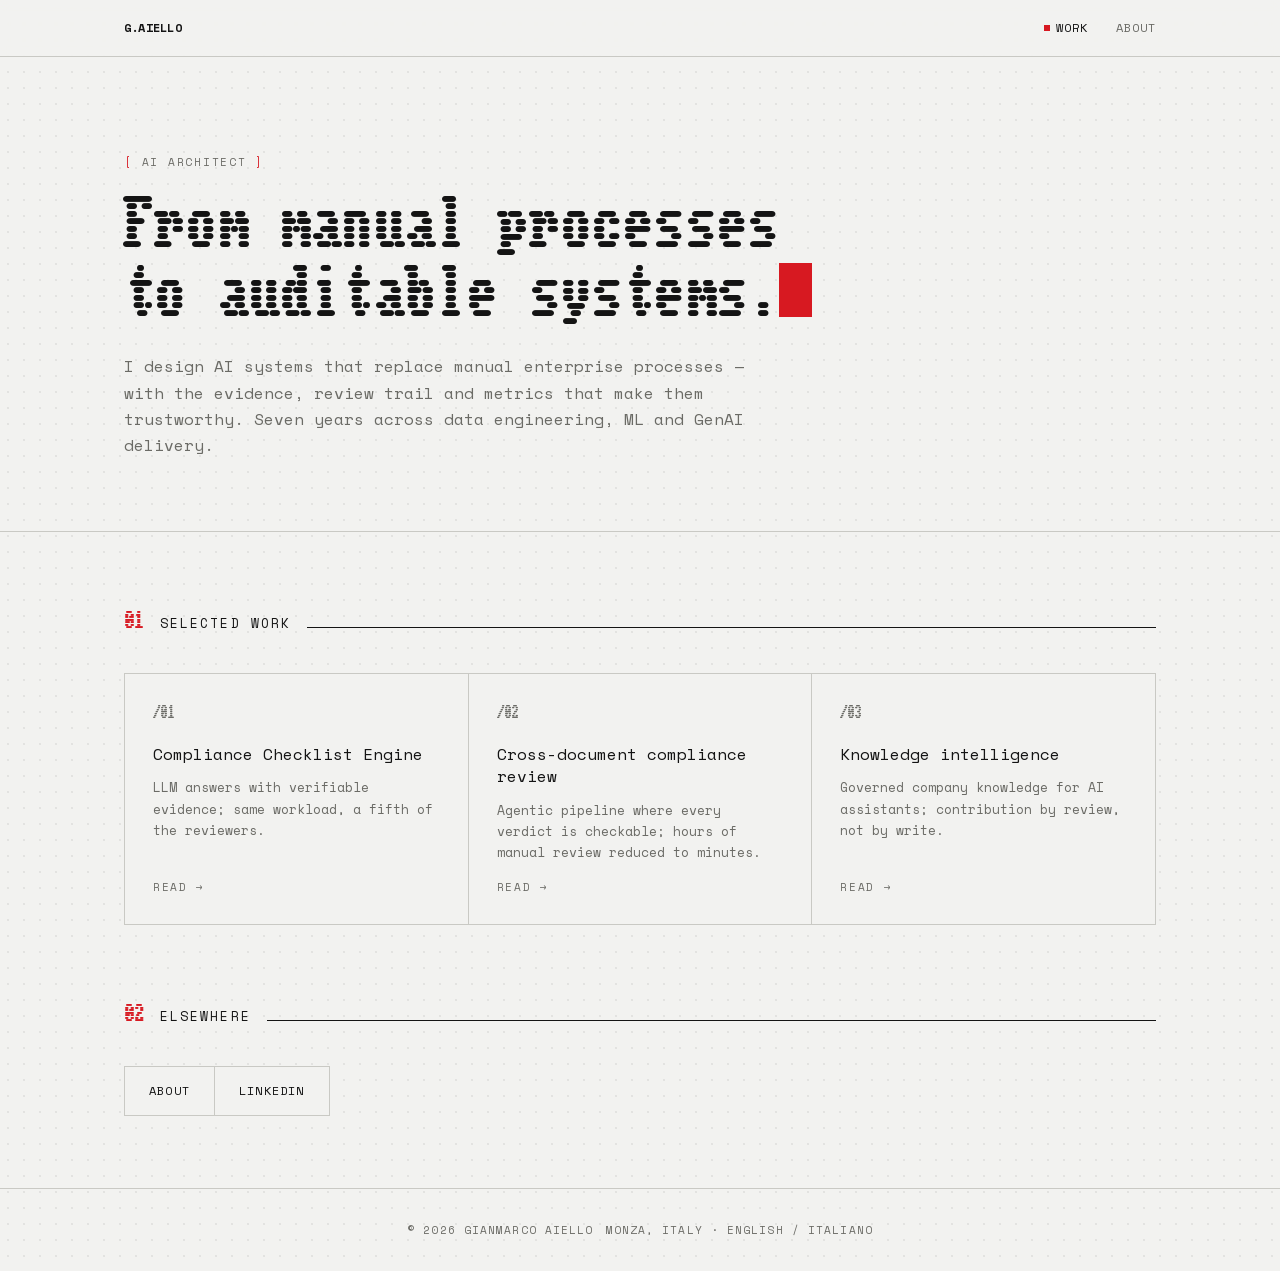
<file: index.html>
<!DOCTYPE html>
<html lang="en">
<head>
<meta charset="utf-8">
<meta name="viewport" content="width=device-width, initial-scale=1">
<title>Gianmarco Aiello — AI Architect · auditable LLM systems</title>
<meta name="description" content="AI architect turning messy, manual enterprise processes into auditable AI systems. LLM systems in production for compliance-bound environments.">
<link rel="stylesheet" href="assets/css/main.css">
</head>
<body>
<div class="dotglow" id="dotglow" aria-hidden="true"></div>

<header>
  <div class="wrap bar">
    <a class="brand" href="index.html">G.Aiello</a>
    <nav>
      <a href="index.html" aria-current="page">Work</a>
      <a href="about.html">About</a>
    </nav>
  </div>
</header>

<main>
<section class="hero">
  <div class="wrap">
    <p class="kicker">AI Architect</p>
    <h1>From manual processes<br>to auditable systems.<span class="cursor" aria-hidden="true"></span></h1>
    <p class="lede">I design AI systems that replace manual enterprise processes — with the
    evidence, review trail and metrics that make them trustworthy. Seven years
    across data engineering, ML and GenAI delivery.</p>
</section>

<section class="section" id="work">
  <div class="wrap">
    <div class="sec-head"><span class="sec-num">01</span><span class="sec-title">Selected work</span><span class="sec-rule"></span></div>
    <div class="cards">
      <a class="card" href="work/compliance-checklist-engine.html">
        <span class="c3"></span>
        <span class="idx">/01</span>
        <h2>Compliance Checklist Engine</h2>
        <p class="sub">LLM answers with verifiable evidence; same workload, a fifth of the reviewers.</p>
        <span class="go">Read →</span>
      </a>
      <a class="card" href="work/cross-document-review.html">
        <span class="c3"></span>
        <span class="idx">/02</span>
        <h2>Cross-document compliance review</h2>
        <p class="sub">Agentic pipeline where every verdict is checkable; hours of manual review reduced to minutes.</p>
        <span class="go">Read →</span>
      </a>
      <a class="card" href="work/knowledge-mcp.html">
        <span class="c3"></span>
        <span class="idx">/03</span>
        <h2>Knowledge intelligence</h2>
        <p class="sub">Governed company knowledge for AI assistants; contribution by review, not by write.</p>
        <span class="go">Read →</span>
      </a>
    </div>
  </div>
</section>

<section class="section" id="links" style="padding-top:0">
  <div class="wrap">
    <div class="sec-head"><span class="sec-num">02</span><span class="sec-title">Elsewhere</span><span class="sec-rule"></span></div>
    <div class="links">
      <a href="about.html">About</a>
      <a href="https://www.linkedin.com/in/g-aiello/" rel="noopener">LinkedIn</a>
    </div>
  </div>
</section>
</main>

<footer>
  <div class="wrap" style="display:flex;justify-content:space-between;gap:12px;flex-wrap:wrap">
    <span>© 2026 Gianmarco Aiello</span>
    <span>Monza, Italy · English / Italiano</span>
  </div>
</footer>

<script src="assets/js/main.js"></script>
</body>
</html>
</file>
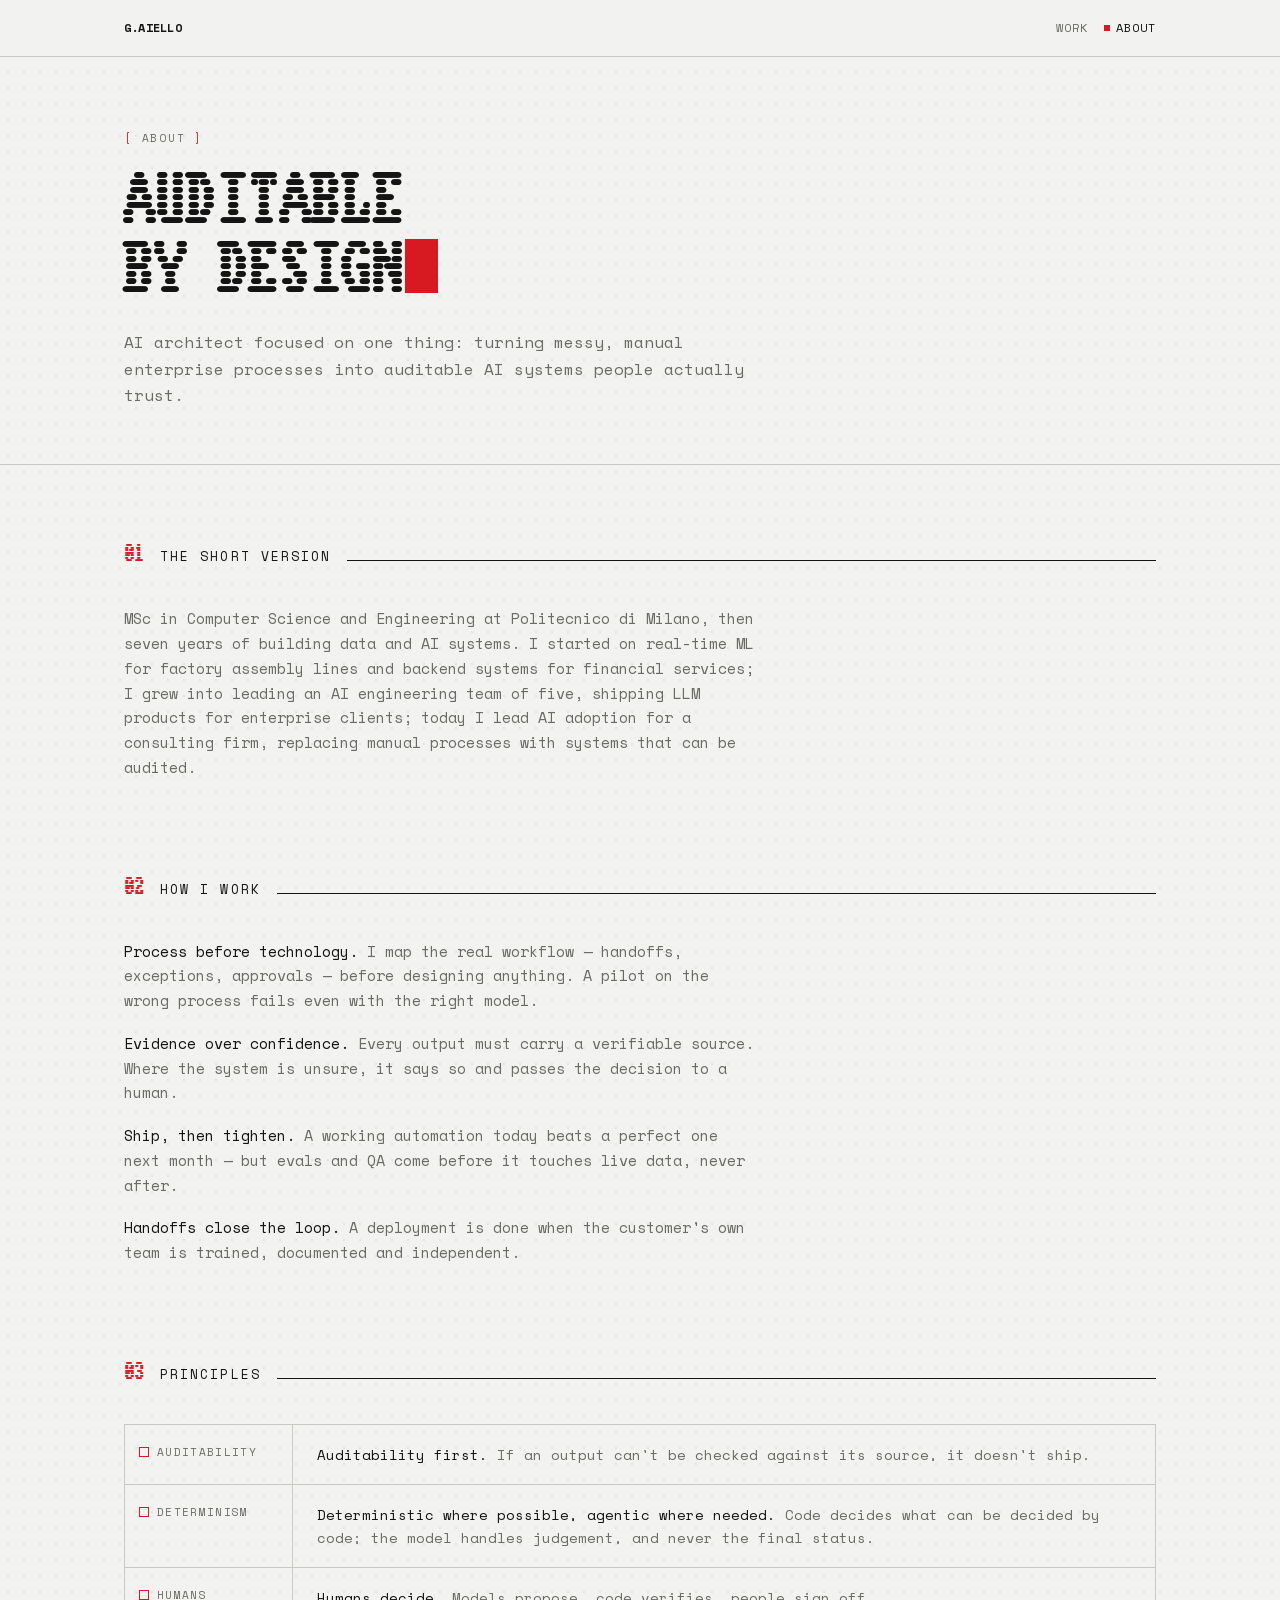
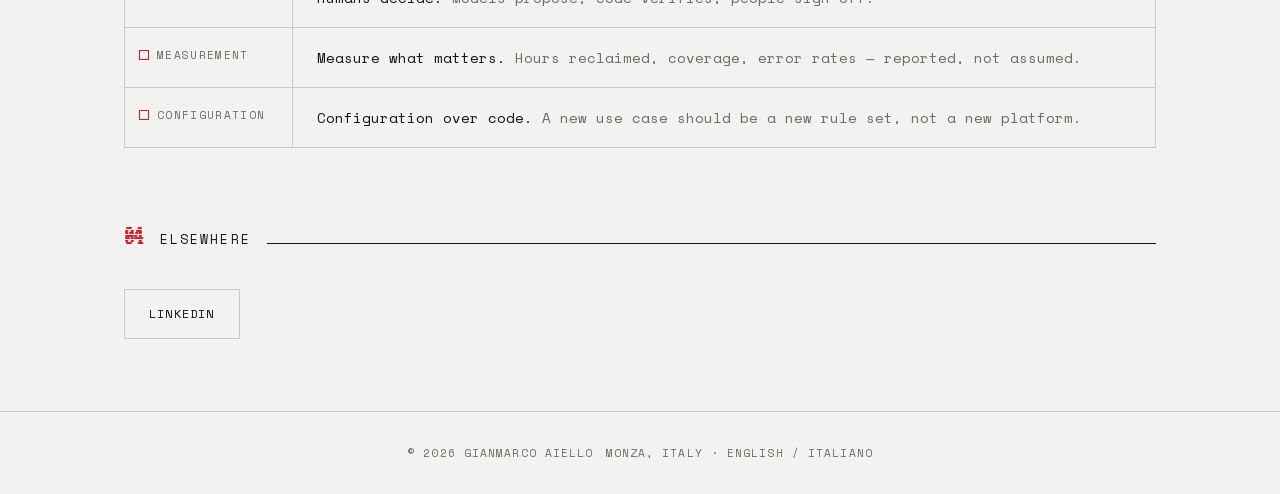
<file: about.html>
<!DOCTYPE html>
<html lang="en">
<head>
<meta charset="utf-8">
<meta name="viewport" content="width=device-width, initial-scale=1">
<title>About — Gianmarco Aiello</title>
<meta name="description" content="AI architect focused on turning messy, manual enterprise processes into auditable AI systems people actually trust.">
<link rel="stylesheet" href="assets/css/main.css">
</head>
<body>
<div class="dotglow" id="dotglow" aria-hidden="true"></div>

<header>
  <div class="wrap bar">
    <a class="brand" href="index.html">G.Aiello</a>
    <nav>
      <a href="index.html">Work</a>
      <a href="about.html" aria-current="page">About</a>
    </nav>
  </div>
</header>

<main>
<section class="hero" style="padding:72px 0 56px">
  <div class="wrap">
    <p class="kicker">About</p>
    <h1>AUDITABLE<br>BY DESIGN<span class="cursor" aria-hidden="true"></span></h1>
    <p class="lede">AI architect focused on one thing: turning messy, manual enterprise processes
    into auditable AI systems people actually trust.</p>
  </div>
</section>

<section class="section">
  <div class="wrap">
    <div class="sec-head"><span class="sec-num">01</span><span class="sec-title">The short version</span><span class="sec-rule"></span></div>
    <div class="prose">
      <p>MSc in Computer Science and Engineering at Politecnico di Milano, then seven years
      of building data and AI systems. I started on real-time ML for factory assembly lines
      and backend systems for financial services; I grew into leading an AI engineering team
      of five, shipping LLM products for enterprise clients; today I lead AI adoption for a
      consulting firm, replacing manual processes with systems that can be audited.</p>
    </div>
  </div>
</section>

<section class="section" style="padding-top:0">
  <div class="wrap">
    <div class="sec-head"><span class="sec-num">02</span><span class="sec-title">How I work</span><span class="sec-rule"></span></div>
    <div class="prose">
      <p><b>Process before technology.</b> I map the real workflow — handoffs, exceptions,
      approvals — before designing anything. A pilot on the wrong process fails even with
      the right model.</p>
      <p><b>Evidence over confidence.</b> Every output must carry a verifiable source. Where
      the system is unsure, it says so and passes the decision to a human.</p>
      <p><b>Ship, then tighten.</b> A working automation today beats a perfect one next
      month — but evals and QA come before it touches live data, never after.</p>
      <p><b>Handoffs close the loop.</b> A deployment is done when the customer's own team
      is trained, documented and independent.</p>
    </div>
  </div>
</section>

<section class="section" style="padding-top:0">
  <div class="wrap">
    <div class="sec-head"><span class="sec-num">03</span><span class="sec-title">Principles</span><span class="sec-rule"></span></div>
    <div class="carl">
      <div class="carl-row"><div class="carl-key">Auditability</div><div class="carl-body"><b>Auditability first.</b> If an output can't be checked against its source, it doesn't ship.</div></div>
      <div class="carl-row"><div class="carl-key">Determinism</div><div class="carl-body"><b>Deterministic where possible, agentic where needed.</b> Code decides what can be decided by code; the model handles judgement, and never the final status.</div></div>
      <div class="carl-row"><div class="carl-key">Humans</div><div class="carl-body"><b>Humans decide.</b> Models propose, code verifies, people sign off.</div></div>
      <div class="carl-row"><div class="carl-key">Measurement</div><div class="carl-body"><b>Measure what matters.</b> Hours reclaimed, coverage, error rates — reported, not assumed.</div></div>
      <div class="carl-row"><div class="carl-key">Configuration</div><div class="carl-body"><b>Configuration over code.</b> A new use case should be a new rule set, not a new platform.</div></div>
    </div>
  </div>
</section>

<section class="section" style="padding-top:0">
  <div class="wrap">
    <div class="sec-head"><span class="sec-num">04</span><span class="sec-title">Elsewhere</span><span class="sec-rule"></span></div>
    <div class="links">
      <a href="https://www.linkedin.com/in/g-aiello/" rel="noopener">LinkedIn</a>
    </div>
  </div>
</section>
</main>

<footer>
  <div class="wrap" style="display:flex;justify-content:space-between;gap:12px;flex-wrap:wrap">
    <span>© 2026 Gianmarco Aiello</span>
    <span>Monza, Italy · English / Italiano</span>
  </div>
</footer>

<script src="assets/js/main.js"></script>
</body>
</html>
</file>
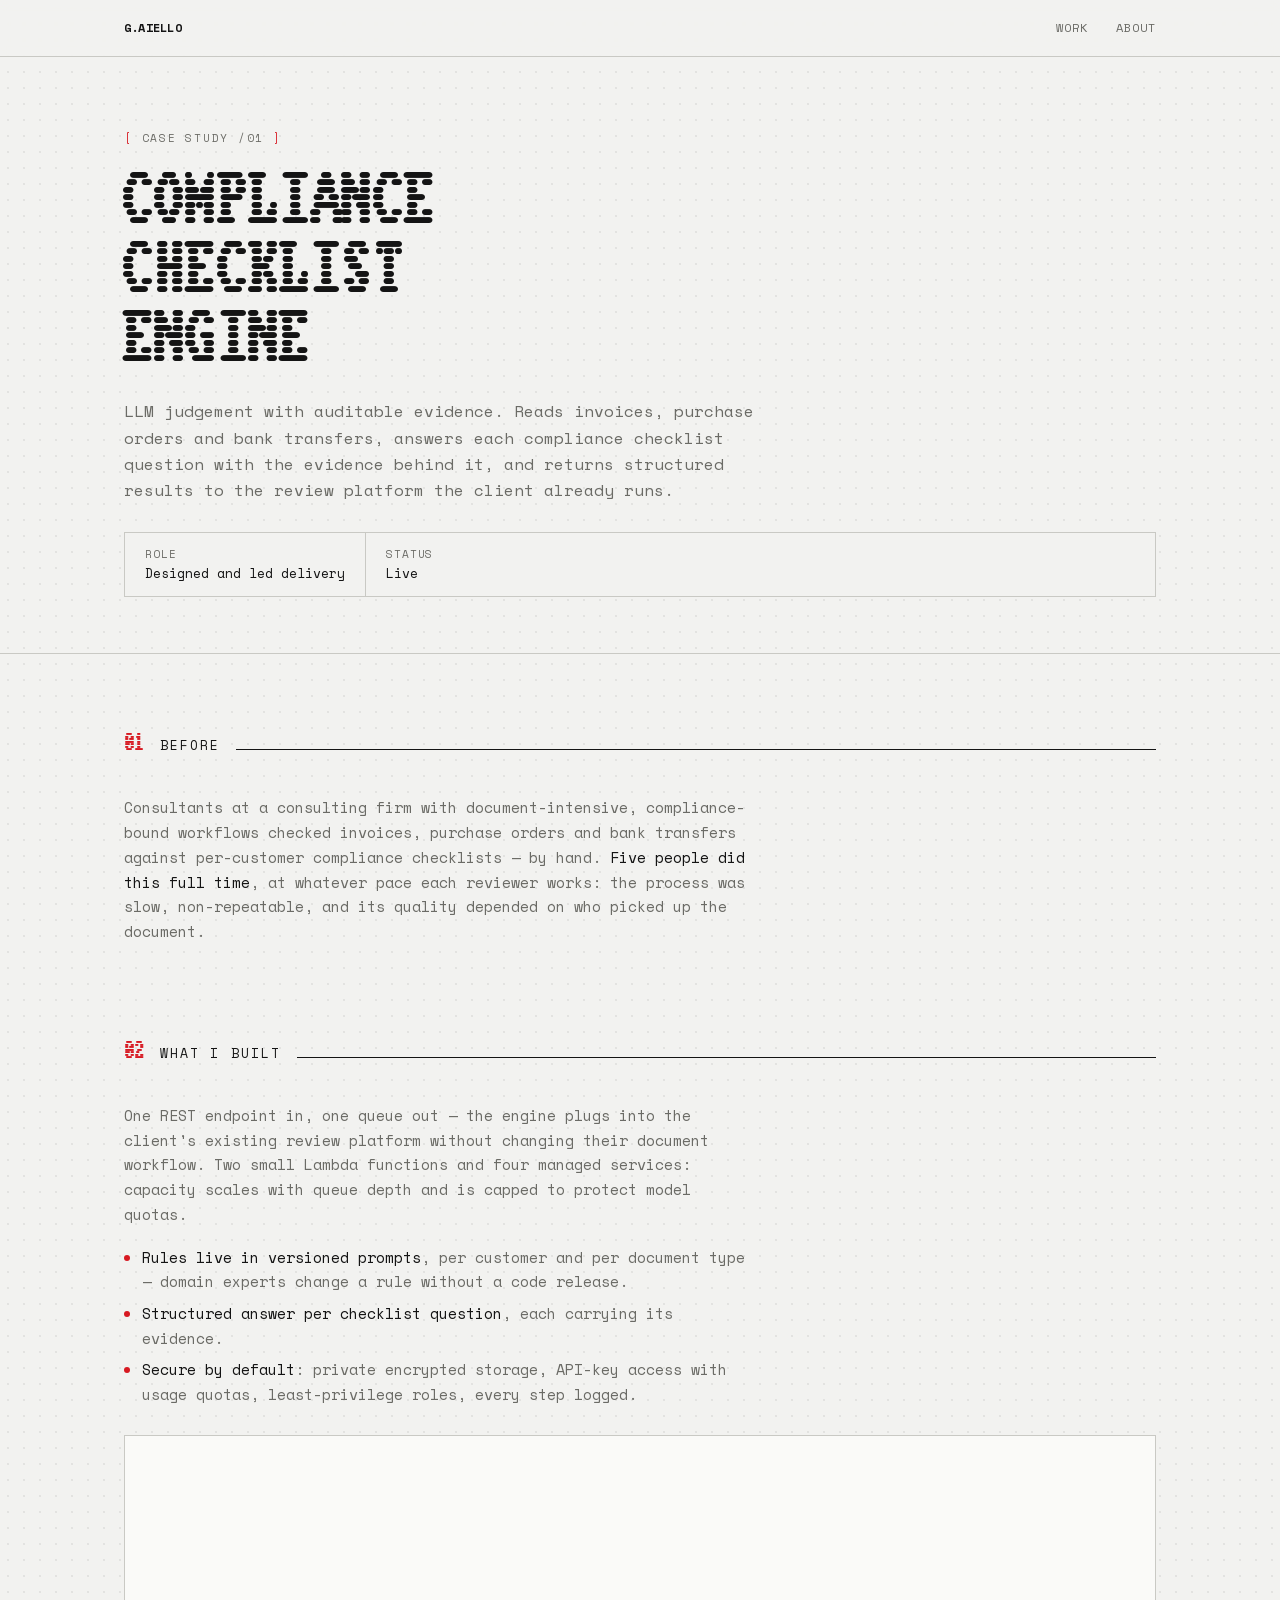
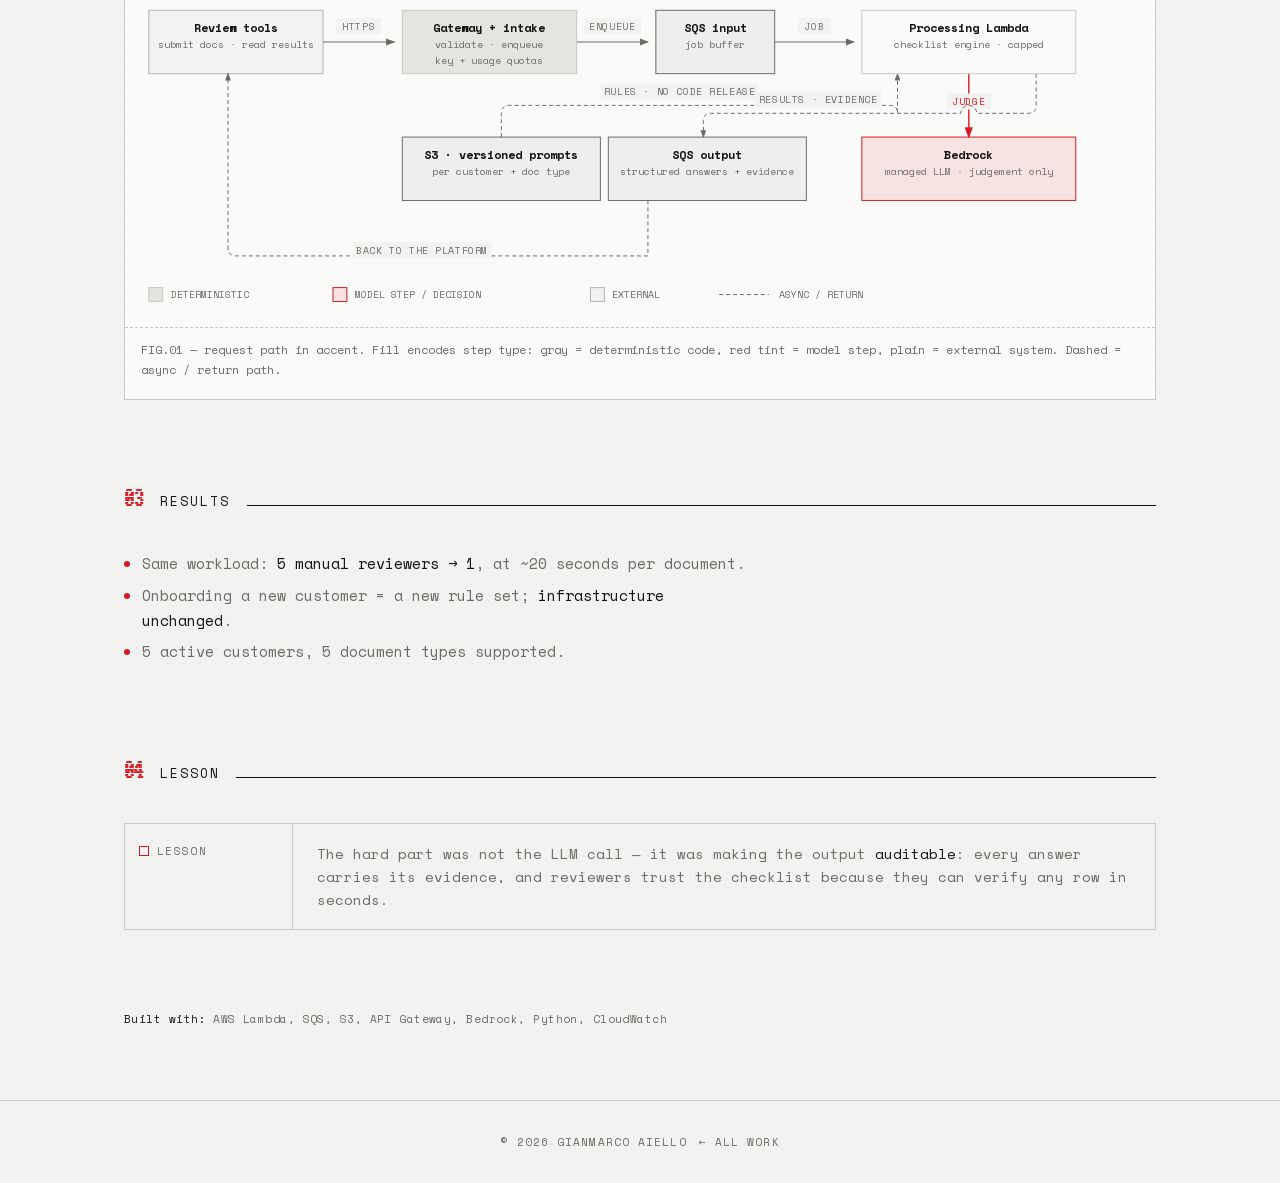
<file: work/compliance-checklist-engine.html>
<!DOCTYPE html>
<html lang="en">
<head>
<meta charset="utf-8">
<meta name="viewport" content="width=device-width, initial-scale=1">
<title>Compliance Checklist Engine — Gianmarco Aiello</title>
<meta name="description" content="LLM judgement with auditable evidence: a serverless compliance engine on AWS that answers checklist questions with verifiable quotes. 5 reviewers to 1, ~20s per document.">
<link rel="stylesheet" href="../assets/css/main.css">
</head>
<body>
<div class="dotglow" id="dotglow" aria-hidden="true"></div>

<header>
  <div class="wrap bar">
    <a class="brand" href="../index.html">G.Aiello</a>
    <nav>
      <a href="../index.html">Work</a>
      <a href="../about.html">About</a>
    </nav>
  </div>
</header>

<main>
<section class="hero" style="padding:72px 0 56px">
  <div class="wrap">
    <p class="kicker">Case study /01</p>
    <h1>COMPLIANCE<br>CHECKLIST<br>ENGINE</h1>
    <p class="lede">LLM judgement with auditable evidence. Reads invoices, purchase orders and bank
    transfers, answers each compliance checklist question with the evidence behind it,
    and returns structured results to the review platform the client already runs.</p>
    <div class="cs-meta">
      <div>Role<b>Designed and led delivery</b></div>
      <div>Status<b>Live</b></div>
    </div>
  </div>
</section>
</section>

<section class="section">
  <div class="wrap">
    <div class="sec-head"><span class="sec-num">01</span><span class="sec-title">Before</span><span class="sec-rule"></span></div>
    <div class="prose"><p>Consultants at a consulting firm with document-intensive, compliance-bound
      workflows checked invoices, purchase orders and bank transfers against per-customer
      compliance checklists — by hand. <b>Five people did this full time</b>, at whatever
      pace each reviewer works: the process was slow, non-repeatable, and its quality
      depended on who picked up the document.</p></div>
  </div>
</section>

<section class="section" style="padding-top:0">
  <div class="wrap">
    <div class="sec-head"><span class="sec-num">02</span><span class="sec-title">What I built</span><span class="sec-rule"></span></div>
    <div class="prose">
      <p>One REST endpoint in, one queue out — the engine plugs into the client's existing
      review platform without changing their document workflow. Two small Lambda functions
      and four managed services: capacity scales with queue depth and is capped to protect
      model quotas.</p>
      <ul>
        <li><b>Rules live in versioned prompts</b>, per customer and per document type —
        domain experts change a rule without a code release.</li>
        <li><b>Structured answer per checklist question</b>, each carrying its evidence.</li>
        <li><b>Secure by default</b>: private encrypted storage, API-key access with usage
        quotas, least-privilege roles, every step logged.</li>
      </ul>
    </div>

    <div class="diagram-wrap">
      <svg viewBox="0 0 1040 496" xmlns="http://www.w3.org/2000/svg" role="img" aria-labelledby="cce-title cce-desc" style="display:block;min-width:900px;width:100%;height:auto">
      <title id="cce-title">Compliance Checklist Engine</title>
      <desc id="cce-desc">Client platform submits documents over REST; a serverless AWS pipeline applies versioned customer rules with an LLM and returns structured answers with evidence.</desc>
      <defs>
        <marker id="cce-arrow" markerWidth="8" markerHeight="6" refX="7" refY="3" orient="auto"><polygon points="0 0, 8 3, 0 6" fill="#6B6B66"/></marker>
        <marker id="cce-arrow-accent" markerWidth="8" markerHeight="6" refX="7" refY="3" orient="auto"><polygon points="0 0, 8 3, 0 6" fill="#D71921"/></marker>
      </defs><line x1="200" y1="208" x2="272" y2="208" stroke="#6B6B66" stroke-width="1.2" marker-end="url(#cce-arrow)"/>
<rect x="213.25" y="184" width="45.5" height="16" fill="#F2F2F0"/><text x="236" y="196" text-anchor="middle" font-family="'Space Mono',monospace" font-size="10" letter-spacing="0.06em" fill="#6B6B66">HTTPS</text>
<line x1="456" y1="208" x2="528" y2="208" stroke="#6B6B66" stroke-width="1.2" marker-end="url(#cce-arrow)"/>
<rect x="462.95" y="184" width="58.1" height="16" fill="#F2F2F0"/><text x="492" y="196" text-anchor="middle" font-family="'Space Mono',monospace" font-size="10" letter-spacing="0.06em" fill="#6B6B66">ENQUEUE</text>
<line x1="656" y1="208" x2="736" y2="208" stroke="#6B6B66" stroke-width="1.2" marker-end="url(#cce-arrow)"/>
<rect x="679.55" y="184" width="32.9" height="16" fill="#F2F2F0"/><text x="696" y="196" text-anchor="middle" font-family="'Space Mono',monospace" font-size="10" letter-spacing="0.06em" fill="#6B6B66">JOB</text>
<line x1="852" y1="240" x2="852" y2="304" stroke="#D71921" stroke-width="1.4" marker-end="url(#cce-arrow-accent)"/>
<rect x="829.25" y="260" width="45.5" height="16" fill="#F2F2F0"/><text x="852" y="272" text-anchor="middle" font-family="'Space Mono',monospace" font-size="10" letter-spacing="0.06em" fill="#D71921">JUDGE</text>
<path d="M 380,304 V 280 Q 380,272 388,272 H 772 Q 780,272 780,280 V 240" fill="none" stroke="#6B6B66" stroke-width="1" stroke-dasharray="4,3" marker-end="url(#cce-arrow)"/>
<rect x="480.55" y="250" width="158.9" height="16" fill="#F2F2F0"/><text x="560" y="262" text-anchor="middle" font-family="'Space Mono',monospace" font-size="10" letter-spacing="0.06em" fill="#6B6B66">RULES · NO CODE RELEASE</text>
<path d="M 920,240 V 272 Q 920,280 912,280 H 860 a 8,8 0 0,0 -16,0 H 592 Q 584,280 584,288 V 304" fill="none" stroke="#6B6B66" stroke-width="1" stroke-dasharray="4,3" marker-end="url(#cce-arrow)"/>
<rect x="636.3" y="258" width="127.39999999999999" height="16" fill="#F2F2F0"/><text x="700" y="270" text-anchor="middle" font-family="'Space Mono',monospace" font-size="10" letter-spacing="0.06em" fill="#6B6B66">RESULTS · EVIDENCE</text>
<path d="M 528,368 V 424 H 112 Q 104,424 104,416 V 240" fill="none" stroke="#6B6B66" stroke-width="1" stroke-dasharray="4,3" marker-end="url(#cce-arrow)"/>
<rect x="230.0" y="410" width="140.0" height="16" fill="#F2F2F0"/><text x="300" y="422" text-anchor="middle" font-family="'Space Mono',monospace" font-size="10" letter-spacing="0.06em" fill="#6B6B66">BACK TO THE PLATFORM</text>
<rect x="24" y="176" width="176" height="64" fill="rgba(20,20,20,0.03)" stroke="rgba(20,20,20,0.30)" stroke-width="1"/>
<text x="112.0" y="198" text-anchor="middle" font-family="'Space Mono',monospace" font-size="12" font-weight="700" fill="#141414">Review tools</text>
<text x="112.0" y="214" text-anchor="middle" font-family="'Space Mono',monospace" font-size="10" fill="#6B6B66">submit docs · read results</text>
<rect x="280" y="176" width="176" height="64" fill="#E4E4E0" stroke="#C9C9C4" stroke-width="1"/>
<text x="368.0" y="198" text-anchor="middle" font-family="'Space Mono',monospace" font-size="12" font-weight="700" fill="#141414">Gateway + intake</text>
<text x="368.0" y="214" text-anchor="middle" font-family="'Space Mono',monospace" font-size="10" fill="#6B6B66">validate · enqueue</text>
<text x="368.0" y="230" text-anchor="middle" font-family="'Space Mono',monospace" font-size="10" fill="#6B6B66">key + usage quotas</text>
<rect x="536" y="176" width="120" height="64" fill="rgba(20,20,20,0.05)" stroke="#6B6B66" stroke-width="1"/>
<text x="596.0" y="198" text-anchor="middle" font-family="'Space Mono',monospace" font-size="12" font-weight="700" fill="#141414">SQS input</text>
<text x="596.0" y="214" text-anchor="middle" font-family="'Space Mono',monospace" font-size="10" fill="#6B6B66">job buffer</text>
<rect x="744" y="176" width="216" height="64" fill="#FAFAF8" stroke="#C9C9C4" stroke-width="1"/>
<text x="852.0" y="198" text-anchor="middle" font-family="'Space Mono',monospace" font-size="12" font-weight="700" fill="#141414">Processing Lambda</text>
<text x="852.0" y="214" text-anchor="middle" font-family="'Space Mono',monospace" font-size="10" fill="#6B6B66">checklist engine · capped</text>
<rect x="744" y="304" width="216" height="64" fill="rgba(215,25,33,0.10)" stroke="#D71921" stroke-width="1"/>
<text x="852.0" y="326" text-anchor="middle" font-family="'Space Mono',monospace" font-size="12" font-weight="700" fill="#141414">Bedrock</text>
<text x="852.0" y="342" text-anchor="middle" font-family="'Space Mono',monospace" font-size="10" fill="#6B6B66">managed LLM · judgement only</text>
<rect x="280" y="304" width="200" height="64" fill="rgba(20,20,20,0.05)" stroke="#6B6B66" stroke-width="1"/>
<text x="380.0" y="326" text-anchor="middle" font-family="'Space Mono',monospace" font-size="12" font-weight="700" fill="#141414">S3 · versioned prompts</text>
<text x="380.0" y="342" text-anchor="middle" font-family="'Space Mono',monospace" font-size="10" fill="#6B6B66">per customer + doc type</text>
<rect x="488" y="304" width="200" height="64" fill="rgba(20,20,20,0.05)" stroke="#6B6B66" stroke-width="1"/>
<text x="588.0" y="326" text-anchor="middle" font-family="'Space Mono',monospace" font-size="12" font-weight="700" fill="#141414">SQS output</text>
<text x="588.0" y="342" text-anchor="middle" font-family="'Space Mono',monospace" font-size="10" fill="#6B6B66">structured answers + evidence</text>
<rect x="24" y="456" width="14" height="14" fill="#E4E4E0" stroke="#C9C9C4" stroke-width="1"/><text x="46" y="467" font-family="'Space Mono',monospace" font-size="10" fill="#6B6B66">DETERMINISTIC</text><rect x="210" y="456" width="14" height="14" fill="rgba(215,25,33,0.10)" stroke="#D71921" stroke-width="1"/><text x="232" y="467" font-family="'Space Mono',monospace" font-size="10" fill="#6B6B66">MODEL STEP / DECISION</text><rect x="470" y="456" width="14" height="14" fill="rgba(20,20,20,0.03)" stroke="rgba(20,20,20,0.30)" stroke-width="1"/><text x="492" y="467" font-family="'Space Mono',monospace" font-size="10" fill="#6B6B66">EXTERNAL</text><line x1="600" y1="463" x2="650" y2="463" stroke="#6B6B66" stroke-width="1" stroke-dasharray="4,3"/><text x="660" y="467" font-family="'Space Mono',monospace" font-size="10" fill="#6B6B66">ASYNC / RETURN</text>
</svg>
      <div class="diagram-cap">FIG.01 — request path in accent. Fill encodes step type: gray = deterministic code, red tint = model step, plain = external system. Dashed = async / return path.</div>
    </div>
  </div>
  </div>
</section>

<section class="section" style="padding-top:0">
  <div class="wrap">
    <div class="sec-head"><span class="sec-num">03</span><span class="sec-title">Results</span><span class="sec-rule"></span></div>
    <div class="prose">
      <ul>
        <li>Same workload: <b>5 manual reviewers → 1</b>, at ~20 seconds per document.</li>
        <li>Onboarding a new customer = a new rule set; <b>infrastructure unchanged</b>.</li>
        <li>5 active customers, 5 document types supported.</li>
      </ul>
    </div>
    </div>
  </div>
</section>

<section class="section" style="padding-top:0">
  <div class="wrap">
    <div class="sec-head"><span class="sec-num">04</span><span class="sec-title">Lesson</span><span class="sec-rule"></span></div>
    <div class="carl" style="max-width:100%">
      <div class="carl-row"><div class="carl-key">Lesson</div><div class="carl-body">The hard part was not the LLM call — it was making the output <b>auditable</b>: every answer carries its evidence, and reviewers trust the checklist because they can verify any row in seconds.</div></div>
  </div>
</section>
<section class="section" style="padding-top:0">
  <div class="wrap">
    <p class="builtwith"><b>Built with:</b> AWS Lambda, SQS, S3, API Gateway, Bedrock, Python, CloudWatch</p>
  </div>
</section>
</main>

<footer>
  <div class="wrap" style="display:flex;justify-content:space-between;gap:12px;flex-wrap:wrap">
    <span>© 2026 Gianmarco Aiello</span>
    <a href="../index.html">← All work</a>
  </div>
</footer>

<script src="../assets/js/main.js"></script>
</body>
</html>
</file>
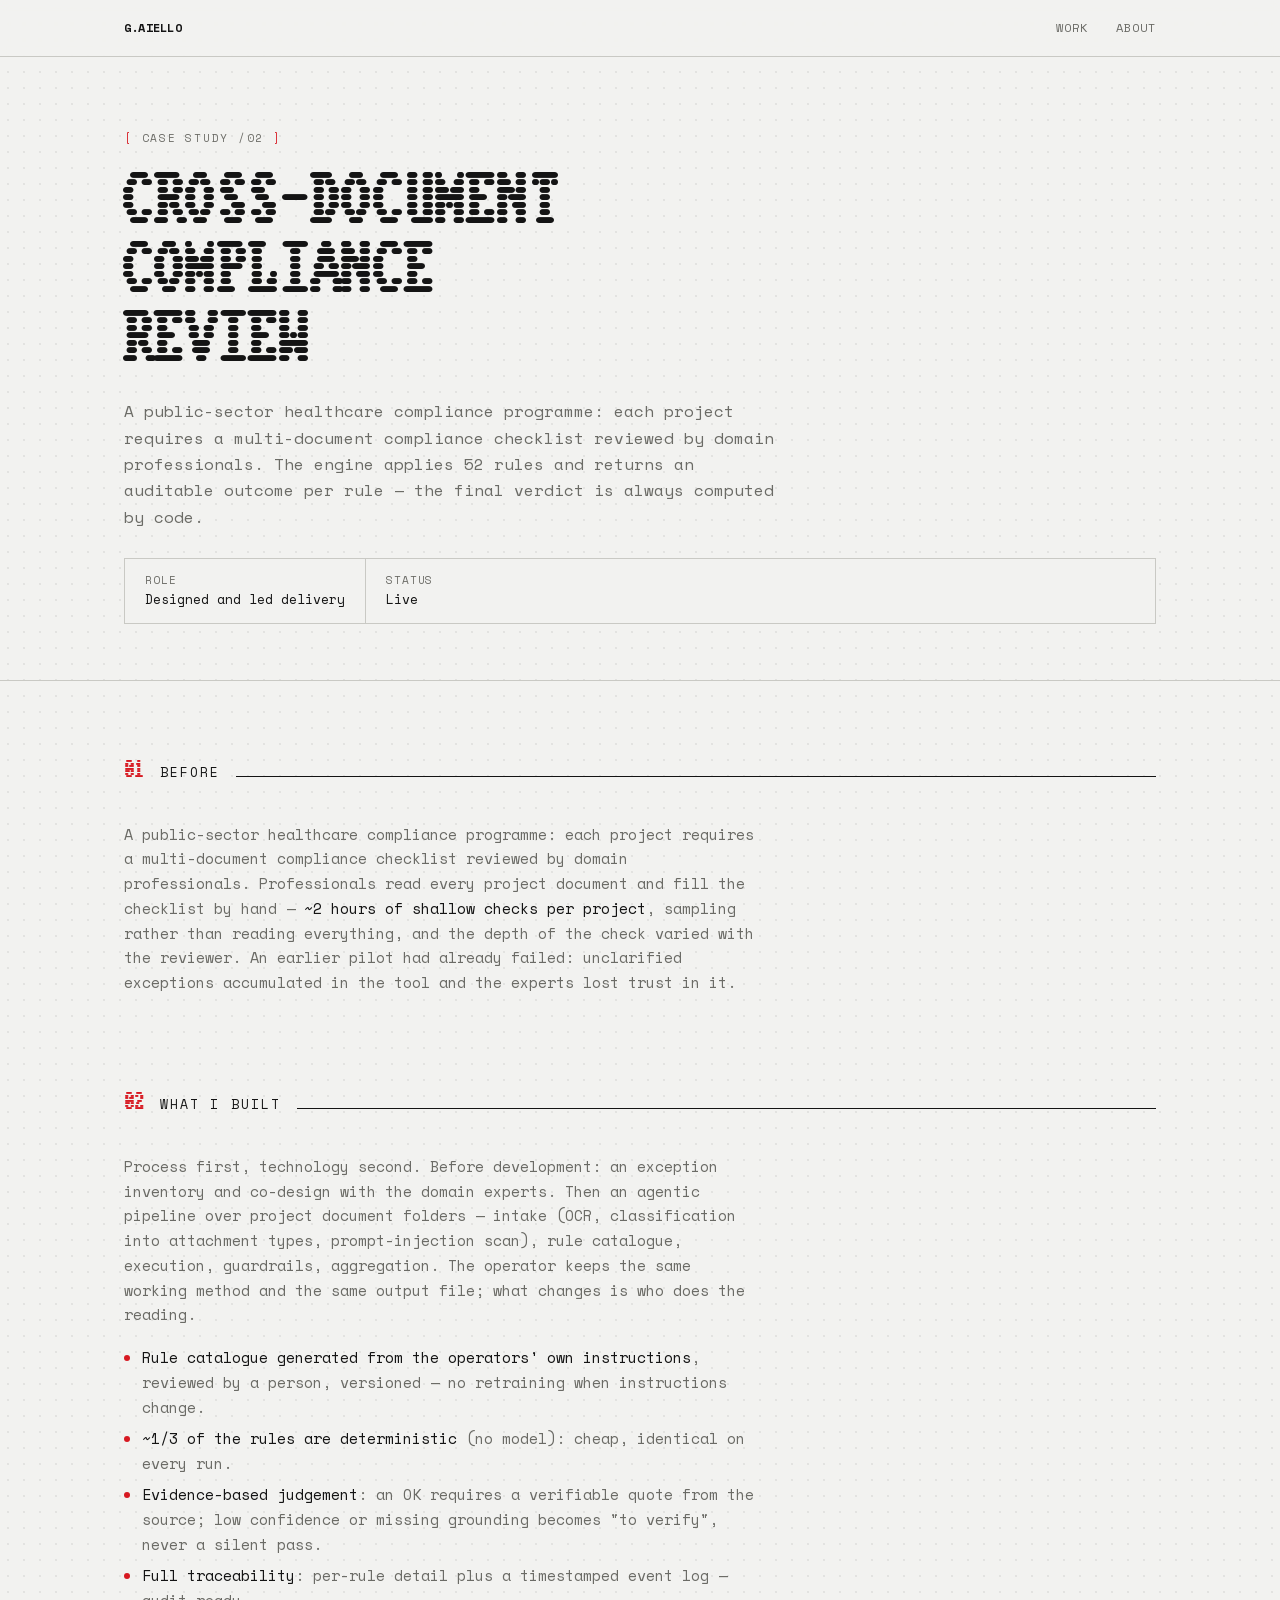
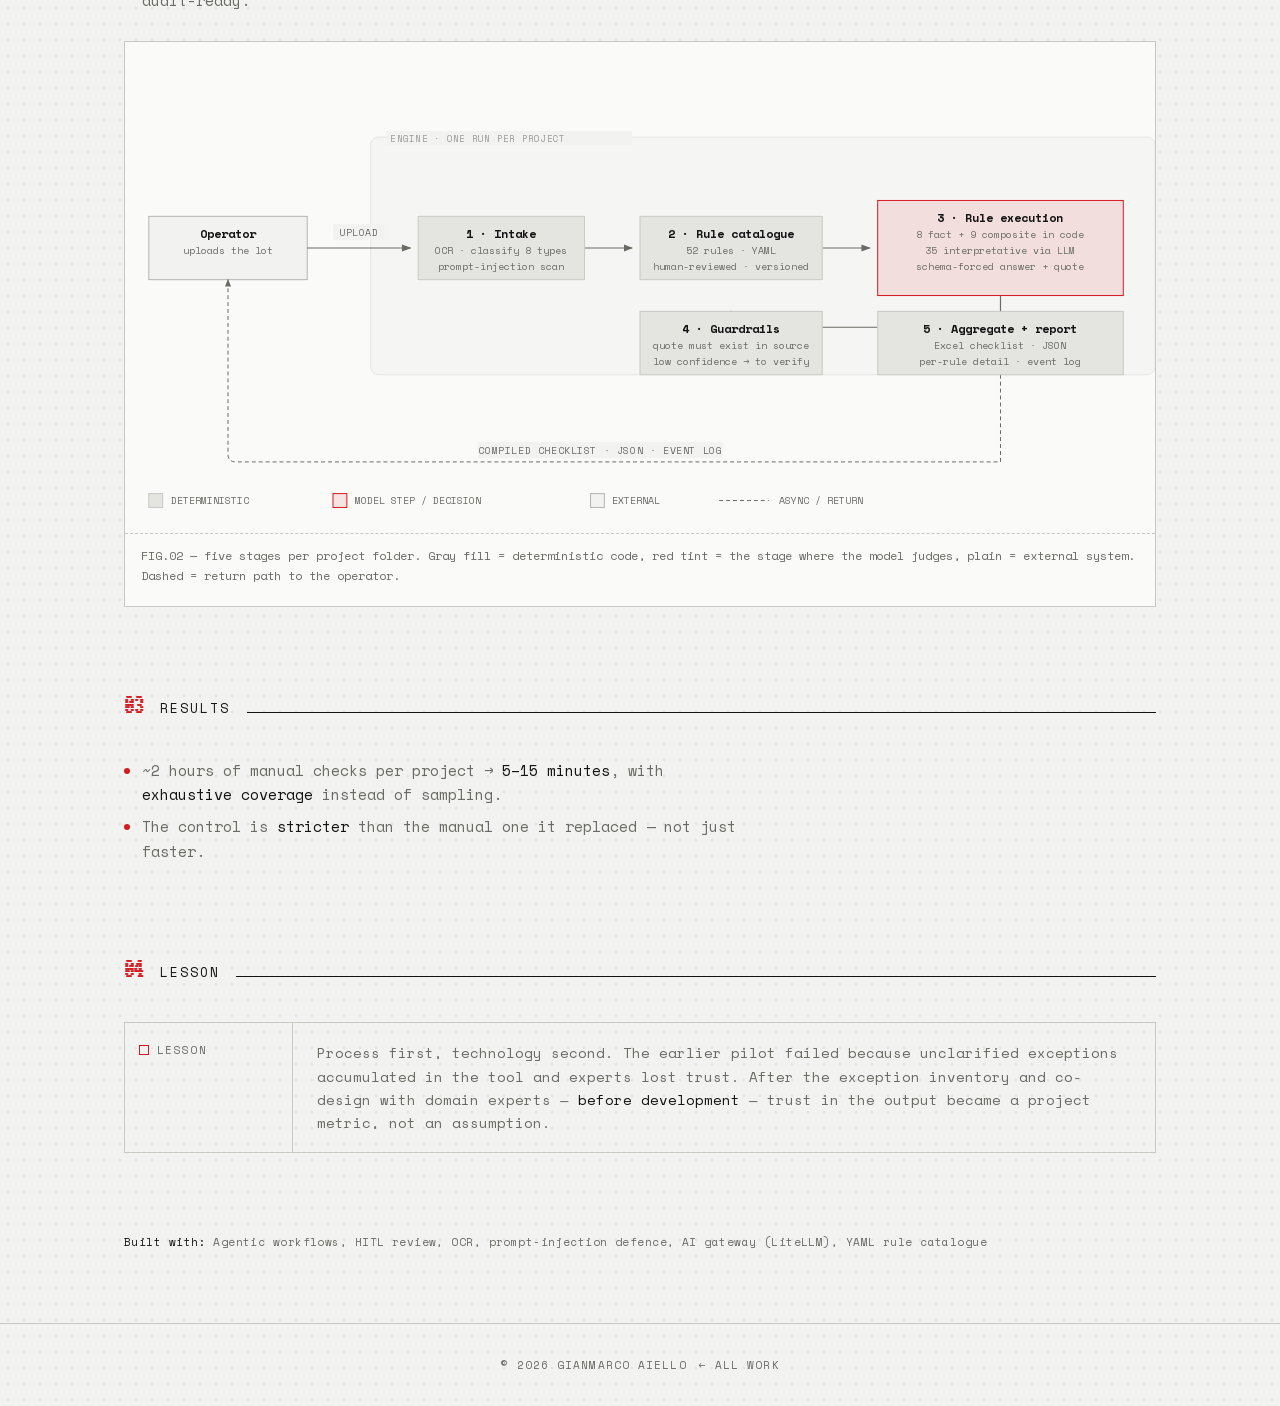
<file: work/cross-document-review.html>
<!DOCTYPE html>
<html lang="en">
<head>
<meta charset="utf-8">
<meta name="viewport" content="width=device-width, initial-scale=1">
<title>Cross-document compliance review — Gianmarco Aiello</title>
<meta name="description" content="An agentic pipeline that reviews entire project document folders against a 52-rule compliance catalogue: evidence-based verdicts, deterministic guardrails, timestamped audit trail.">
<link rel="stylesheet" href="../assets/css/main.css">
</head>
<body>
<div class="dotglow" id="dotglow" aria-hidden="true"></div>

<header>
  <div class="wrap bar">
    <a class="brand" href="../index.html">G.Aiello</a>
    <nav>
      <a href="../index.html">Work</a>
      <a href="../about.html">About</a>
    </nav>
  </div>
</header>

<main>
<section class="hero" style="padding:72px 0 56px">
  <div class="wrap">
    <p class="kicker">Case study /02</p>
    <h1>CROSS-DOCUMENT<br>COMPLIANCE<br>REVIEW</h1>
    <p class="lede">A public-sector healthcare compliance programme: each project requires a
    multi-document compliance checklist reviewed by domain professionals. The engine
    applies 52 rules and returns an auditable outcome per rule — the final verdict
    is always computed by code.</p>
    <div class="cs-meta">
      <div>Role<b>Designed and led delivery</b></div>
      <div>Status<b>Live</b></div>
    </div>
  </div>
</section>
</section>

<section class="section">
  <div class="wrap">
    <div class="sec-head"><span class="sec-num">01</span><span class="sec-title">Before</span><span class="sec-rule"></span></div>
    <div class="prose"><p>A public-sector healthcare compliance programme: each project requires a
      multi-document compliance checklist reviewed by domain professionals. Professionals
      read every project document and fill the checklist by hand — <b>~2 hours of shallow
      checks per project</b>, sampling rather than reading everything, and the depth of the
      check varied with the reviewer. An earlier pilot had already failed: unclarified
      exceptions accumulated in the tool and the experts lost trust in it.</p></div>
  </div>
</section>

<section class="section" style="padding-top:0">
  <div class="wrap">
    <div class="sec-head"><span class="sec-num">02</span><span class="sec-title">What I built</span><span class="sec-rule"></span></div>
    <div class="prose">
      <p>Process first, technology second. Before development: an exception inventory and
      co-design with the domain experts. Then an agentic pipeline over project document
      folders — intake (OCR, classification into attachment types, prompt-injection scan),
      rule catalogue, execution, guardrails, aggregation. The operator keeps the same
      working method and the same output file; what changes is who does the reading.</p>
      <ul>
        <li><b>Rule catalogue generated from the operators' own instructions</b>, reviewed
        by a person, versioned — no retraining when instructions change.</li>
        <li><b>~1/3 of the rules are deterministic</b> (no model): cheap, identical on every run.</li>
        <li><b>Evidence-based judgement</b>: an OK requires a verifiable quote from the source;
        low confidence or missing grounding becomes "to verify", never a silent pass.</li>
        <li><b>Full traceability</b>: per-rule detail plus a timestamped event log — audit-ready.</li>
      </ul>
    </div>

    <div class="diagram-wrap">
      <svg viewBox="0 0 1040 496" xmlns="http://www.w3.org/2000/svg" role="img" aria-labelledby="cdr-title cdr-desc" style="display:block;min-width:900px;width:100%;height:auto">
      <title id="cdr-title">Cross-document compliance review</title>
      <desc id="cdr-desc">Each project folder runs once through five engine stages: deterministic intake and rule catalogue, mixed rule execution with LLM judgement, deterministic guardrails and aggregation.</desc>
      <defs>
        <marker id="cdr-arrow" markerWidth="8" markerHeight="6" refX="7" refY="3" orient="auto"><polygon points="0 0, 8 3, 0 6" fill="#6B6B66"/></marker>
        <marker id="cdr-arrow-accent" markerWidth="8" markerHeight="6" refX="7" refY="3" orient="auto"><polygon points="0 0, 8 3, 0 6" fill="#D71921"/></marker>
      </defs><rect x="248" y="96" width="792" height="240" rx="8" fill="rgba(20,20,20,0.02)" stroke="rgba(20,20,20,0.10)" stroke-width="0.8"/>
<rect x="264" y="90" width="248" height="14" fill="#F2F2F0"/>
<text x="268" y="101" font-family="'Space Mono',monospace" font-size="9" letter-spacing="0.14em" fill="rgba(20,20,20,0.40)">ENGINE · ONE RUN PER PROJECT</text>
<line x1="184" y1="208" x2="288" y2="208" stroke="#6B6B66" stroke-width="1.2" marker-end="url(#cdr-arrow)"/>
<rect x="210.1" y="184" width="51.8" height="16" fill="#F2F2F0"/><text x="236" y="196" text-anchor="middle" font-family="'Space Mono',monospace" font-size="10" letter-spacing="0.06em" fill="#6B6B66">UPLOAD</text>
<line x1="464" y1="208" x2="512" y2="208" stroke="#6B6B66" stroke-width="1.2" marker-end="url(#cdr-arrow)"/>
<line x1="704" y1="208" x2="752" y2="208" stroke="#6B6B66" stroke-width="1.2" marker-end="url(#cdr-arrow)"/>
<path d="M 884,256 V 280 Q 884,288 876,288 H 620 Q 612,288 612,280 V 272" fill="none" stroke="#6B6B66" stroke-width="1.2" marker-end="url(#cdr-arrow)"/>
<rect x="761.5" y="270" width="77.0" heine x1="704" y1="304" x2="752" y2="304" stroke="#6B6B66" stroke-width="1.2" marker-end="url(#cdr-arrow)"/>
<path d="M 884,336 V 424 H 112 Q 104,424 104,416 V 240" fill="none" stroke="#6B6B66" stroke-width="1" stroke-dasharray="4,3" marker-end="url(#cdr-arrow)"/>
<rect x="356.45" y="404" width="247.1" height="16" fill="#F2F2F0"/><text x="480" y="416" text-anchor="middle" font-family="'Space Mono',monospace" font-size="10" letter-spacing="0.06em" fill="#6B6B66">COMPILED CHECKLIST · JSON · EVENT LOG</text>
<rect x="24" y="176" width="160" height="64" fill="rgba(20,20,20,0.03)" stroke="rgba(20,20,20,0.30)" stroke-width="1"/>
<text x="104.0" y="198" text-anchor="middle" font-family="'Space Mono',monospace" font-size="12" font-weight="700" fill="#141414">Operator</text>
<text x="104.0" y="214" text-anchor="middle" font-family="'Space Mono',monospace" font-size="10" fill="#6B6B66">uploads the lot</text>
<rect x="296" y="176" width="168" height="64" fill="#E4E4E0" stroke="#C9C9C4" stroke-width="1"/>
<text x="380.0" y="198" text-anchor="middle" font-family="'Space Mono',monospace" font-size="12" font-weight="700" fill="#141414">1 · Intake</text>
<text x="380.0" y="214" text-anchor="middle" font-family="'Space Mono',monospace" font-size="10" fill="#6B6B66">OCR · classify 8 types</text>
<text x="380.0" y="230" text-anchor="middle" font-family="'Space Mono',monospace" font-size="10" fill="#6B6B66">prompt-injection scan</text>
<rect x="520" y="176" width="184" height="64" fill="#E4E4E0" stroke="#C9C9C4" stroke-width="1"/>
<text x="612.0" y="198" text-anchor="middle" font-family="'Space Mono',monospace" font-size="12" font-weight="700" fill="#141414">2 · Rule catalogue</text>
<text x="612.0" y="214" text-anchor="middle" font-family="'Space Mono',monospace" font-size="10" fill="#6B6B66">52 rules · YAML</text>
<text x="612.0" y="230" text-anchor="middle" font-family="'Space Mono',monospace" font-size="10" fill="#6B6B66">human-reviewed · versioned</text>
<rect x="760" y="160" width="248" height="96" fill="rgba(215,25,33,0.10)" stroke="#D71921" stroke-width="1"/>
<text x="884.0" y="182" text-anchor="middle" font-family="'Space Mono',monospace" font-size="12" font-weight="700" fill="#141414">3 · Rule execution</text>
<text x="884.0" y="198" text-anchor="middle" font-family="'Space Mono',monospace" font-size="10" fill="#6B6B66">8 fact + 9 composite in code</text>
<text x="884.0" y="214" text-anchor="middle" font-family="'Space Mono',monospace" font-size="10" fill="#6B6B66">35 interpretative via LLM</text>
<text x="884.0" y="230" text-anchor="middle" font-family="'Space Mono',monospace" font-size="10" fill="#6B6B66">schema-forced answer + quote</text>
<rect x="520" y="272" width="184" height="64" fill="#E4E4E0" stroke="#C9C9C4" stroke-width="1"/>
<text x="612.0" y="294" text-anchor="middle" font-family="'Space Mono',monospace" font-size="12" font-weight="700" fill="#141414">4 · Guardrails</text>
<text x="612.0" y="310" text-anchor="middle" font-family="'Space Mono',monospace" font-size="10" fill="#6B6B66">quote must exist in source</text>
<text x="612.0" y="326" text-anchor="middle" font-family="'Space Mono',monospace" font-size="10" fill="#6B6B66">low confidence → to verify</text>
<rect x="760" y="272" width="248" height="64" fill="#E4E4E0" stroke="#C9C9C4" stroke-width="1"/>
<text x="884.0" y="294" text-anchor="middle" font-family="'Space Mono',monospace" font-size="12" font-weight="700" fill="#141414">5 · Aggregate + report</text>
<text x="884.0" y="310" text-anchor="middle" font-family="'Space Mono',monospace" font-size="10" fill="#6B6B66">Excel checklist · JSON</text>
<text x="884.0" y="326" text-anchor="middle" font-family="'Space Mono',monospace" font-size="10" fill="#6B6B66">per-rule detail · event log</text>
<rect x="24" y="456" width="14" height="14" fill="#E4E4E0" stroke="#C9C9C4" stroke-width="1"/><text x="46" y="467" font-family="'Space Mono',monospace" font-size="10" fill="#6B6B66">DETERMINISTIC</text><rect x="210" y="456" width="14" height="14" fill="rgba(215,25,33,0.10)" stroke="#D71921" stroke-width="1"/><text x="232" y="467" font-family="'Space Mono',monospace" font-size="10" fill="#6B6B66">MODEL STEP / DECISION</text><rect x="470" y="456" width="14" height="14" fill="rgba(20,20,20,0.03)" stroke="rgba(20,20,20,0.30)" stroke-width="1"/><text x="492" y="467" font-family="'Space Mono',monospace" font-size="10" fill="#6B6B66">EXTERNAL</text><line x1="600" y1="463" x2="650" y2="463" stroke="#6B6B66" stroke-width="1" stroke-dasharray="4,3"/><text x="660" y="467" font-family="'Space Mono',monospace" font-size="10" fill="#6B6B66">ASYNC / RETURN</text>
</svg>
      <div class="diagram-cap">FIG.02 — five stages per project folder. Gray fill = deterministic code, red tint = the stage where the model judges, plain = external system. Dashed = return path to the operator.</div>
    </div>
  </div>
  </div>
</section>

<section class="section" style="padding-top:0">
  <div class="wrap">
    <div class="sec-head"><span class="sec-num">03</span><span class="sec-title">Results</span><span class="sec-rule"></span></div>
    <div class="prose">
      <ul>
        <li>~2 hours of manual checks per project → <b>5–15 minutes</b>, with
        <b>exhaustive coverage</b> instead of sampling.</li>
        <li>The control is <b>stricter</b> than the manual one it replaced — not just faster.</li>
      </ul>
    </div>
    </div>
  </div>
</section>

<section class="section" style="padding-top:0">
  <div class="wrap">
    <div class="sec-head"><span class="sec-num">04</span><span class="sec-title">Lesson</span><span class="sec-rule"></span></div>
    <div class="carl" style="max-width:100%">
      <div class="carl-row"><div class="carl-key">Lesson</div><div class="carl-body">Process first, technology second. The earlier pilot failed because unclarified exceptions accumulated in the tool and experts lost trust. After the exception inventory and co-design with domain experts — <b>before development</b> — trust in the output became a project metric, not an assumption.</div></div>
  </div>
</section>
<section class="section" style="padding-top:0">
  <div class="wrap">
    <p class="builtwith"><b>Built with:</b> Agentic workflows, HITL review, OCR, prompt-injection defence, AI gateway (LiteLLM), YAML rule catalogue</p>
  </div>
</section>
</main>

<footer>
  <div class="wrap" style="display:flex;justify-content:space-between;gap:12px;flex-wrap:wrap">
    <span>© 2026 Gianmarco Aiello</span>
    <a href="../index.html">← All work</a>
  </div>
</footer>

<script src="../assets/js/main.js"></script>
</body>
</html>
</file>
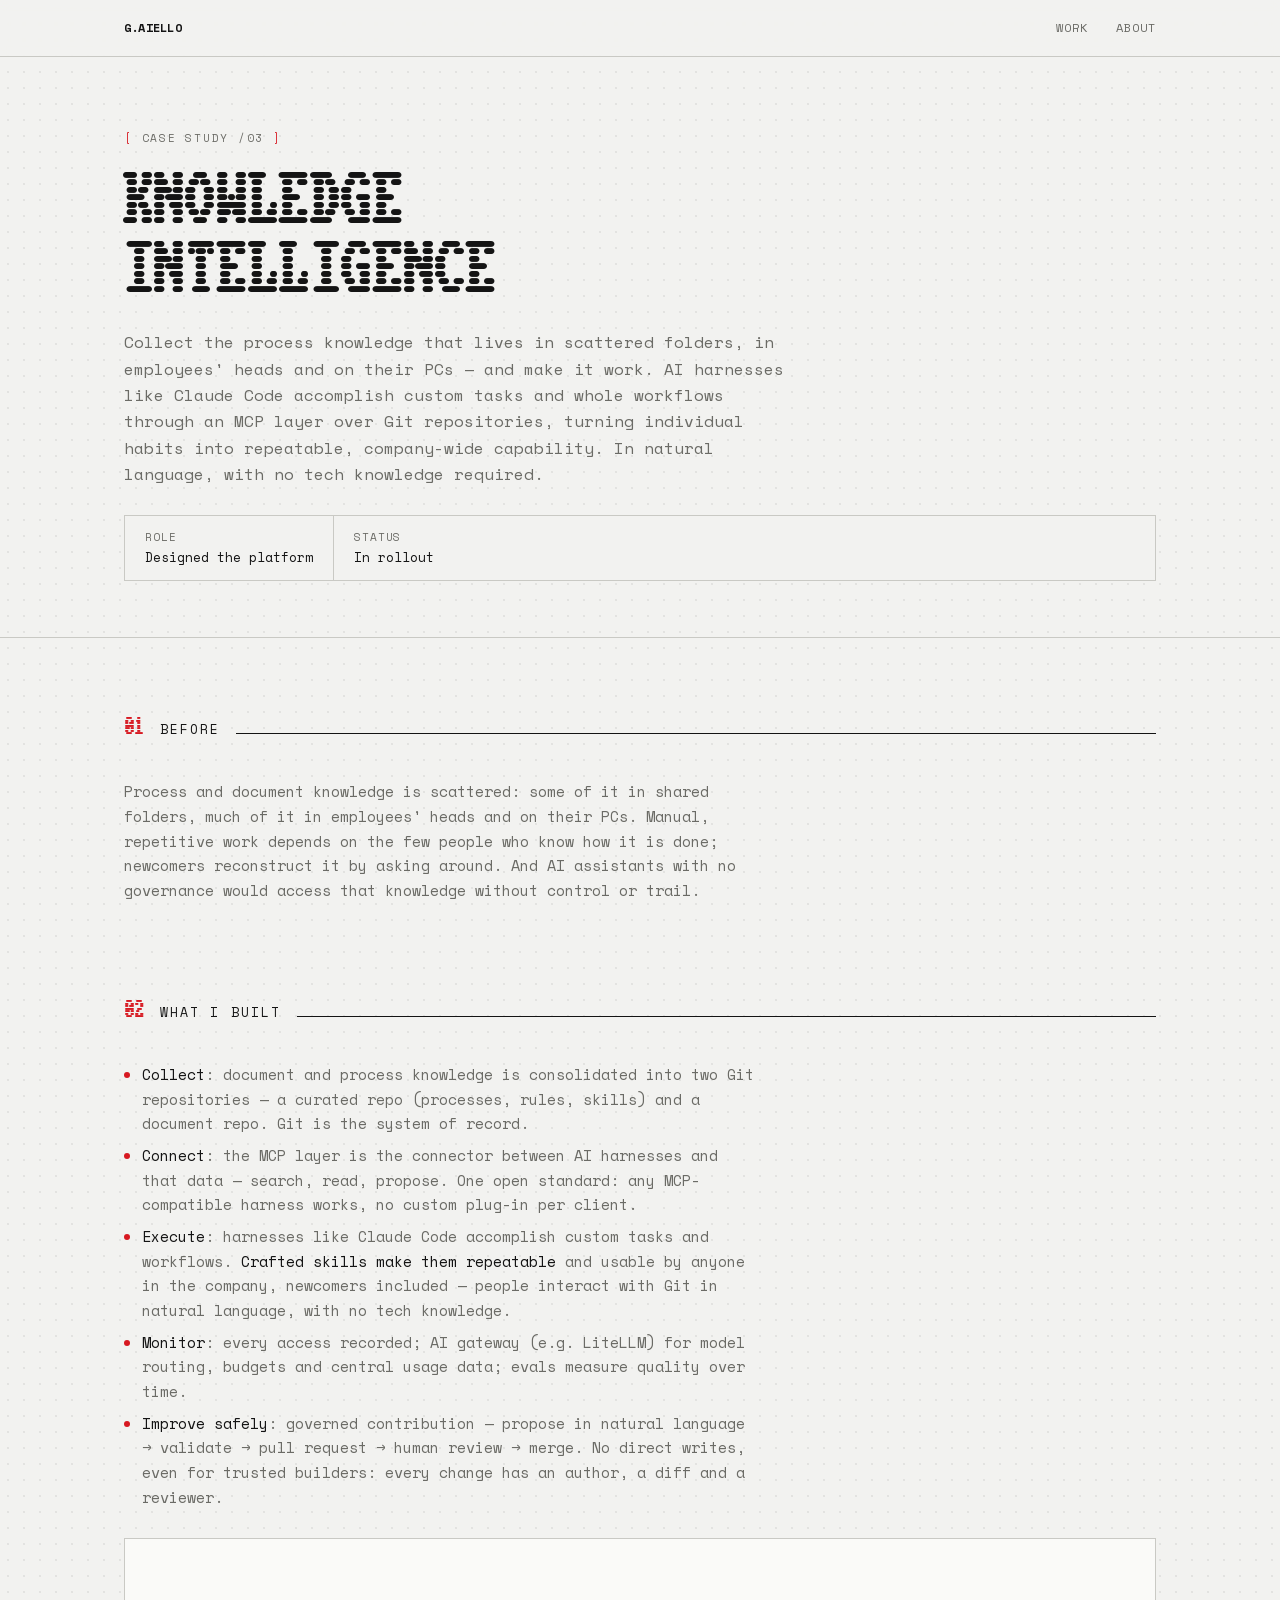
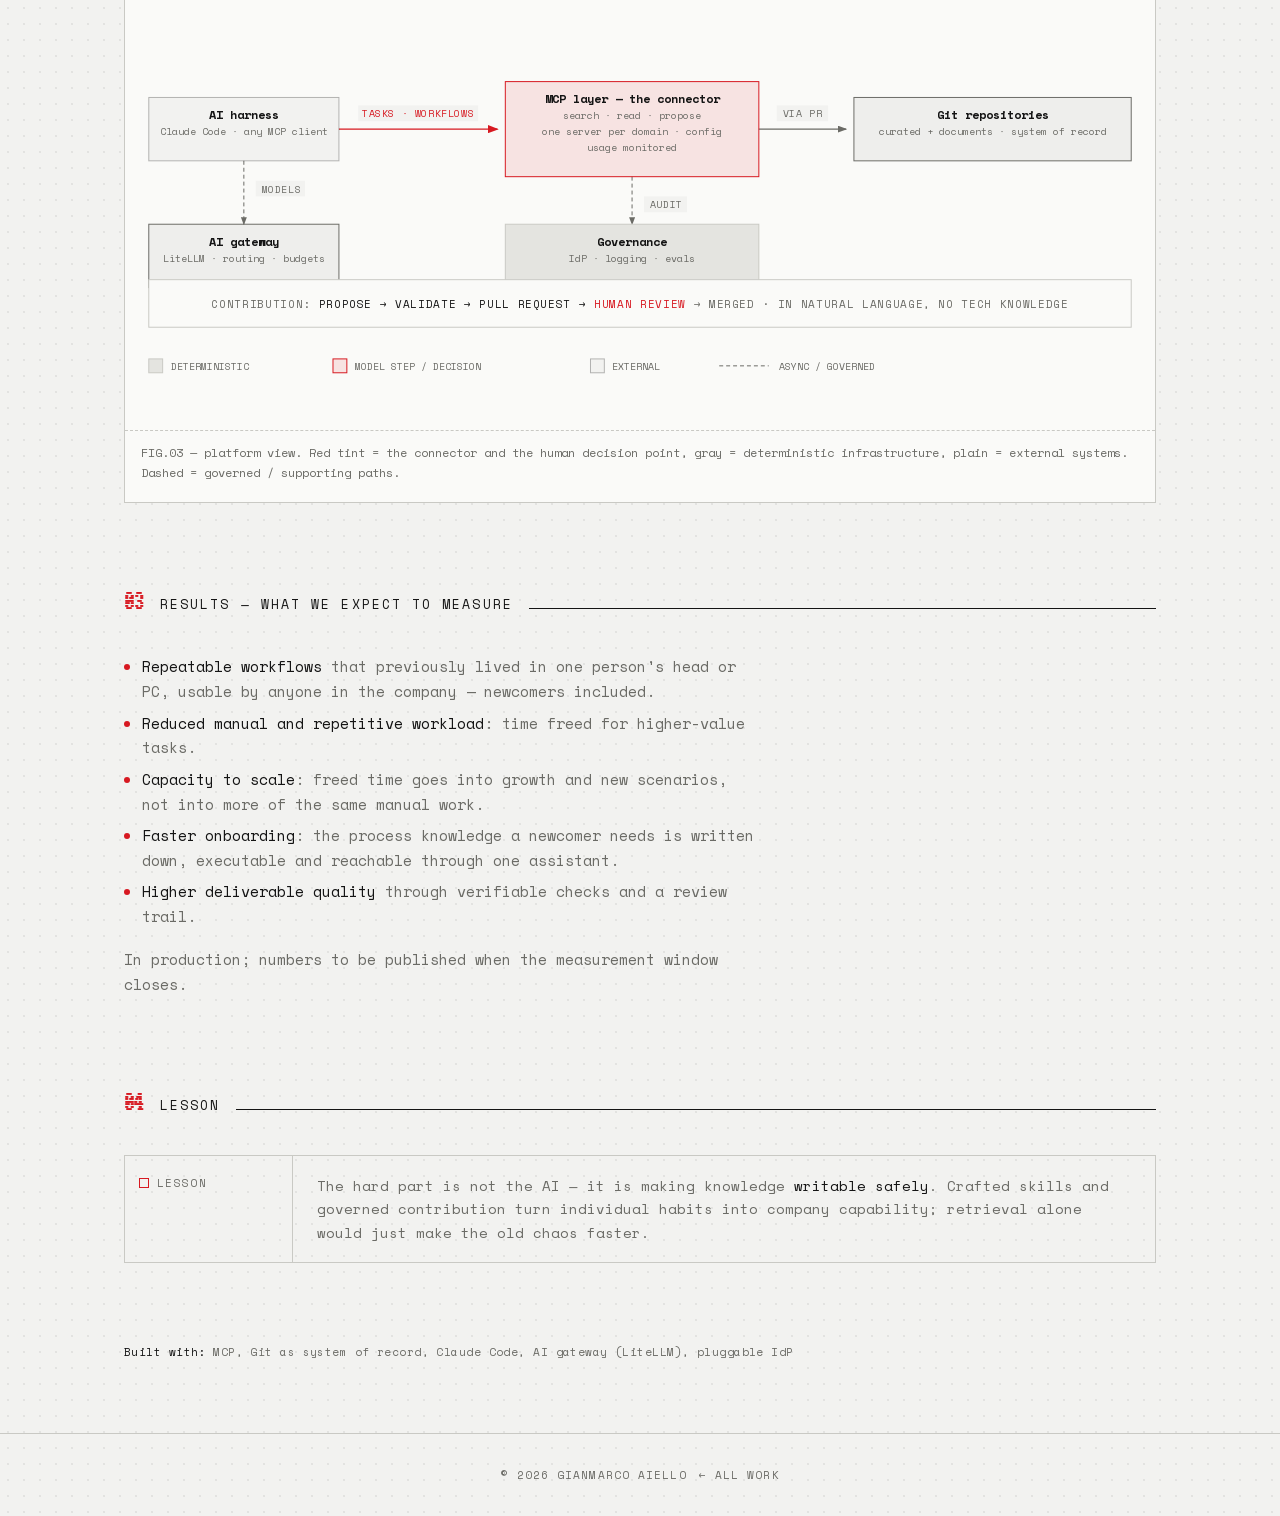
<file: work/knowledge-mcp.html>
<!DOCTYPE html>
<html lang="en">
<head>
<meta charset="utf-8">
<meta name="viewport" content="width=device-width, initial-scale=1">
<title>Knowledge intelligence — Gianmarco Aiello</title>
<meta name="description" content="Collect scattered process knowledge, make workflows repeatable with AI harnesses, and govern everything through Git and MCP: natural-language contribution, monitored usage, no tech knowledge required.">
<link rel="stylesheet" href="../assets/css/main.css">
</head>
<body>
<div class="dotglow" id="dotglow" aria-hidden="true"></div>

<header>
  <div class="wrap bar">
    <a class="brand" href="../index.html">G.Aiello</a>
    <nav>
      <a href="../index.html">Work</a>
      <a href="../about.html">About</a>
    </nav>
  </div>
</header>

<main>
<section class="hero" style="padding:72px 0 56px">
  <div class="wrap">
    <p class="kicker">Case study /03</p>
    <h1>KNOWLEDGE<br>INTELLIGENCE</h1>
    <p class="lede">Collect the process knowledge that lives in scattered folders, in employees'
    heads and on their PCs — and make it work. AI harnesses like Claude Code accomplish
    custom tasks and whole workflows through an MCP layer over Git repositories, turning
    individual habits into repeatable, company-wide capability. In natural language,
    with no tech knowledge required.</p>
    <div class="cs-meta">
      <div>Role<b>Designed the platform</b></div>
      <div>Status<b>In rollout</b></div>
    </div>
  </div>
</section>
</section>

<section class="section">
  <div class="wrap">
    <div class="sec-head"><span class="sec-num">01</span><span class="sec-title">Before</span><span class="sec-rule"></span></div>
    <div class="prose"><p>Process and document knowledge is scattered: some of it in shared folders, much of
      it in employees' heads and on their PCs. Manual, repetitive work depends on the few
      people who know how it is done; newcomers reconstruct it by asking around. And AI
      assistants with no governance would access that knowledge without control or trail.</p></div>
  </div>
</section>

<section class="section" style="padding-top:0">
  <div class="wrap">
    <div class="sec-head"><span class="sec-num">02</span><span class="sec-title">What I built</span><span class="sec-rule"></span></div>
    <div class="prose">
      <ul>
        <li><b>Collect</b>: document and process knowledge is consolidated into two Git
        repositories — a curated repo (processes, rules, skills) and a document repo.
        Git is the system of record.</li>
        <li><b>Connect</b>: the MCP layer is the connector between AI harnesses and that
        data — search, read, propose. One open standard: any MCP-compatible harness works,
        no custom plug-in per client.</li>
        <li><b>Execute</b>: harnesses like Claude Code accomplish custom tasks and workflows.
        <b>Crafted skills make them repeatable</b> and usable by anyone in the company,
        newcomers included — people interact with Git in natural language, with no tech
        knowledge.</li>
        <li><b>Monitor</b>: every access recorded; AI gateway (e.g. LiteLLM) for model
        routing, budgets and central usage data; evals measure quality over time.</li>
        <li><b>Improve safely</b>: governed contribution — propose in natural language →
        validate → pull request → human review → merge. No direct writes, even for trusted
        builders: every change has an author, a diff and a reviewer.</li>
      </ul>
    </div>

    <div class="diagram-wrap">
      <svg viewBox="0 0 1040 496" xmlns="http://www.w3.org/2000/svg" role="img" aria-labelledby="ki-title ki-desc" style="display:block;min-width:900px;width:100%;height:auto">
      <title id="ki-title">Knowledge intelligence</title>
      <desc id="ki-desc">An AI harness reaches governed company knowledge through an MCP layer over Git repositories; contribution flows through human review in natural language.</desc>
      <defs>
        <marker id="ki-arrow" markerWidth="8" markerHeight="6" refX="7" refY="3" orient="auto"><polygon points="0 0, 8 3, 0 6" fill="#6B6B66"/></marker>
        <marker id="ki-arrow-accent" markerWidth="8" markerHeight="6" refX="7" refY="3" orient="auto"><polygon points="0 0, 8 3, 0 6" fill="#D71921"/></marker>
      </defs><line x1="216" y1="192" x2="376" y2="192" stroke="#D71921" stroke-width="1.4" marker-end="url(#ki-arrow-accent)"/>
<rect x="235.45" y="168" width="121.1" height="16" fill="#F2F2F0"/><text x="296" y="180" text-anchor="middle" font-family="'Space Mono',monospace" font-size="10" letter-spacing="0.06em" fill="#D71921">TASKS · WORKFLOWS</text>
<line x1="640" y1="192" x2="728" y2="192" stroke="#6B6B66" stroke-width="1.2" marker-end="url(#ki-arrow)"/>
<rect x="658.1" y="168" width="51.8" height="16" fill="#F2F2F0"/><text x="684" y="180" text-anchor="middle" font-family="'Space Mono',monospace" font-size="10" letter-spacing="0.06em" fill="#6B6B66">VIA PR</text>
<path d="M 120,224 V 288" fill="none" stroke="#6B6B66" stroke-width="1" stroke-dasharray="4,3" marker-end="url(#ki-arrow)"/>
<rect x="132" y="244" width="49.8" height="16" fill="#F2F2F0"/><text x="138" y="256" font-family="'Space Mono',monospace" font-size="10" letter-spacing="0.06em" fill="#6B6B66">MODELS</text>
<path d="M 512,240 V 288" fill="none" stroke="#6B6B66" stroke-width="1" stroke-dasharray="4,3" marker-end="url(#ki-arrow)"/>
<rect x="524" y="260" width="43.5" height="16" fill="#F2F2F0"/><text x="530" y="272" font-family="'Space Mono',monospace" font-size="10" letter-spacing="0.06em" fill="#6B6B66">AUDIT</text>
<rect x="24" y="160" width="192" height="64" fill="rgba(20,20,20,0.03)" stroke="rgba(20,20,20,0.30)" stroke-width="1"/>
<text x="120.0" y="182" text-anchor="middle" font-family="'Space Mono',monospace" font-size="12" font-weight="700" fill="#141414">AI harness</text>
<text x="120.0" y="198" text-anchor="middle" font-family="'Space Mono',monospace" font-size="10" fill="#6B6B66">Claude Code · any MCP client</text>
<rect x="384" y="144" width="256" height="96" fill="rgba(215,25,33,0.10)" stroke="#D71921" stroke-width="1"/>
<text x="512.0" y="166" text-anchor="middle" font-family="'Space Mono',monospace" font-size="12" font-weight="700" fill="#141414">MCP layer — the connector</text>
<text x="512.0" y="182" text-anchor="middle" font-family="'Space Mono',monospace" font-size="10" fill="#6B6B66">search · read · propose</text>
<text x="512.0" y="198" text-anchor="middle" font-family="'Space Mono',monospace" font-size="10" fill="#6B6B66">one server per domain · config</text>
<text x="512.0" y="214" text-anchor="middle" font-family="'Space Mono',monospace" font-size="10" fill="#6B6B66">usage monitored</text>
<rect x="736" y="160" width="280" height="64" fill="rgba(20,20,20,0.05)" stroke="#6B6B66" stroke-width="1"/>
<text x="876.0" y="182" text-anchor="middle" font-family="'Space Mono',monospace" font-size="12" font-weight="700" fill="#141414">Git repositories</text>
<text x="876.0" y="198" text-anchor="middle" font-family="'Space Mono',monospace" font-size="10" fill="#6B6B66">curated + documents · system of record</text>
<rect x="24" y="288" width="192" height="64" fill="rgba(20,20,20,0.05)" stroke="#6B6B66" stroke-width="1"/>
<text x="120.0" y="310" text-anchor="middle" font-family="'Space Mono',monospace" font-size="12" font-weight="700" fill="#141414">AI gateway</text>
<text x="120.0" y="326" text-anchor="middle" font-family="'Space Mono',monospace" font-size="10" fill="#6B6B66">LiteLLM · routing · budgets</text>
<rect x="384" y="288" width="256" height="64" fill="#E4E4E0" stroke="#C9C9C4" stroke-width="1"/>
<text x="512.0" y="310" text-anchor="middle" font-family="'Space Mono',monospace" font-size="12" font-weight="700" fill="#141414">Governance</text>
<text x="512.0" y="326" text-anchor="middle" font-family="'Space Mono',monospace" font-size="10" fill="#6B6B66">IdP · logging · evals</text>
<rect x="24" y="344" width="992" height="48" fill="#FAFAF8" stroke="#C9C9C4" stroke-width="1"/>
<text x="520" y="373" text-anchor="middle" font-family="'Space Mono',monospace" font-size="11" letter-spacing="0.06em"><tspan fill="#6B6B66">CONTRIBUTION: </tspan><tspan fill="#141414">PROPOSE → VALIDATE → PULL REQUEST → </tspan><tspan fill="#D71921">HUMAN REVIEW</tspan><tspan fill="#6B6B66"> → MERGED · IN NATURAL LANGUAGE, NO TECH KNOWLEDGE</tspan></text>
<rect x="24" y="424" width="14" height="14" fill="#E4E4E0" stroke="#C9C9C4" stroke-width="1"/><text x="46" y="435" font-family="'Space Mono',monospace" font-size="10" fill="#6B6B66">DETERMINISTIC</text><rect x="210" y="424" width="14" height="14" fill="rgba(215,25,33,0.10)" stroke="#D71921" stroke-width="1"/><text x="232" y="435" font-family="'Space Mono',monospace" font-size="10" fill="#6B6B66">MODEL STEP / DECISION</text><rect x="470" y="424" width="14" height="14" fill="rgba(20,20,20,0.03)" stroke="rgba(20,20,20,0.30)" stroke-width="1"/><text x="492" y="435" font-family="'Space Mono',monospace" font-size="10" fill="#6B6B66">EXTERNAL</text><line x1="600" y1="431" x2="650" y2="431" stroke="#6B6B66" stroke-width="1" stroke-dasharray="4,3"/><text x="660" y="435" font-family="'Space Mono',monospace" font-size="10" fill="#6B6B66">ASYNC / GOVERNED</text>
</svg>
      <div class="diagram-cap">FIG.03 — platform view. Red tint = the connector and the human decision point, gray = deterministic infrastructure, plain = external systems. Dashed = governed / supporting paths.</div>
    </div>
  </div>
  </div>
</section>

<section class="section" style="padding-top:0">
  <div class="wrap">
    <div class="sec-head"><span class="sec-num">03</span><span class="sec-title">Results — what we expect to measure</span><span class="sec-rule"></span></div>
    <div class="prose">
      <ul>
        <li><b>Repeatable workflows</b> that previously lived in one person's head or PC,
        usable by anyone in the company — newcomers included.</li>
        <li><b>Reduced manual and repetitive workload</b>: time freed for higher-value tasks.</li>
        <li><b>Capacity to scale</b>: freed time goes into growth and new scenarios, not
        into more of the same manual work.</li>
        <li><b>Faster onboarding</b>: the process knowledge a newcomer needs is written down,
        executable and reachable through one assistant.</li>
        <li><b>Higher deliverable quality</b> through verifiable checks and a review trail.</li>
      </ul>
      <p>In production; numbers to be published when the measurement window closes.</p>
    </div>
    </div>
  </div>
</section>

<section class="section" style="padding-top:0">
  <div class="wrap">
    <div class="sec-head"><span class="sec-num">04</span><span class="sec-title">Lesson</span><span class="sec-rule"></span></div>
    <div class="carl" style="max-width:100%">
      <div class="carl-row"><div class="carl-key">Lesson</div><div class="carl-body">The hard part is not the AI — it is making knowledge <b>writable safely</b>. Crafted skills and governed contribution turn individual habits into company capability; retrieval alone would just make the old chaos faster.</div></div>
  </div>
</section>
<section class="section" style="padding-top:0">
  <div class="wrap">
    <p class="builtwith"><b>Built with:</b> MCP, Git as system of record, Claude Code, AI gateway (LiteLLM), pluggable IdP</p>
  </div>
</section>
</main>

<footer>
  <div class="wrap" style="display:flex;justify-content:space-between;gap:12px;flex-wrap:wrap">
    <span>© 2026 Gianmarco Aiello</span>
    <a href="../index.html">← All work</a>
  </div>
</footer>

<script src="../assets/js/main.js"></script>
</body>
</html>
</file>
<file: assets/css/main.css>
/* Portfolio — Nothing-inspired dot-matrix system. Light world. */
@font-face{font-family:'Workbench';src:url('../fonts/workbench.woff') format('woff');font-display:swap}
@font-face{font-family:'Space Mono';src:url('../fonts/space-mono-400.woff2') format('woff2');font-weight:400;font-style:normal;font-display:swap}
@font-face{font-family:'Space Mono';src:url('../fonts/space-mono-700.woff2') format('woff2');font-weight:700;font-style:normal;font-display:swap}
@font-face{font-family:'Space Mono';src:url('../fonts/space-mono-400i.woff2') format('woff2');font-weight:400;font-style:italic;font-display:swap}

:root{
  --ground:#F2F2F0; --surface:#FAFAF8; --line:#C9C9C4;
  --ink:#141414; --ink-dim:#6B6B66; --accent:#D71921;
  --dot-grid:rgba(20,20,20,.07);
  --font-dot:'Workbench',monospace; --font-mono:'Space Mono',monospace;
}
*{box-sizing:border-box;margin:0;padding:0}
html{scroll-behavior:smooth}
body{
  background:var(--ground);color:var(--ink);
  font-family:var(--font-mono);font-size:15px;line-height:1.65;
  background-image:radial-gradient(var(--dot-grid) 1px, transparent 1px);
  background-size:16px 16px;
  -webkit-font-smoothing:antialiased;
}
.wrap{max-width:1080px;margin:0 auto;padding:0 24px}
a{color:inherit;text-decoration:none}
::selection{background:var(--accent);color:#fff}
:focus-visible{outline:2px solid var(--accent);outline-offset:3px}
body{scrollbar-color:var(--line) transparent;scrollbar-width:thin}
body::-webkit-scrollbar{width:10px}
body::-webkit-scrollbar-thumb{background:var(--line)}

main,header,footer,section{position:relative;z-index:1}

/* ---------- dot glow ---------- */
.dotglow{position:fixed;inset:0;pointer-events:none;z-index:0;
  background-image:radial-gradient(var(--accent) 1.4px, transparent 1.5px);
  background-size:16px 16px;
  -webkit-mask-image:radial-gradient(180px circle at var(--mx,-200px) var(--my,-200px), rgba(0,0,0,.5), transparent 70%);
  mask-image:radial-gradient(180px circle at var(--mx,-200px) var(--my,-200px), rgba(0,0,0,.5), transparent 70%);
  opacity:0;transition:opacity .3s}
body.glow-on .dotglow{opacity:1}
@media (hover:none),(pointer:coarse){.dotglow{display:none}}

/* ---------- header ---------- */
header{border-bottom:1px solid var(--line);position:sticky;top:0;background:color-mix(in srgb,var(--ground) 88%,transparent);backdrop-filter:blur(4px);z-index:10}
.bar{display:flex;align-items:center;justify-content:space-between;height:56px;font-size:12px;letter-spacing:.08em;text-transform:uppercase}
.brand{font-family:var(--font-mono);font-weight:700;letter-spacing:.02em;position:relative}
.brand em{font-style:normal;color:var(--accent)}
.brand::after{content:"";position:absolute;left:0;bottom:-4px;height:1px;width:0;background:var(--accent);transition:width .25s}
.brand:hover::after{width:100%}
.bar nav{display:flex;gap:28px}
.bar nav a{color:var(--ink-dim);position:relative;transition:color .15s}
.bar nav a::before{content:"";position:absolute;left:-12px;top:50%;width:6px;height:6px;margin-top:-3px;background:var(--accent);opacity:0;transform:scale(0);transition:all .15s}
.bar nav a:hover{color:var(--ink)}
.bar nav a:hover::before{opacity:1;transform:scale(1)}
.bar nav a[aria-current]{color:var(--ink)}
.bar nav a[aria-current]::before{opacity:1;transform:scale(1)}

/* ---------- hero ---------- */
.hero{padding:96px 0 72px;border-bottom:1px solid var(--line)}
.kicker{font-size:11px;letter-spacing:.16em;text-transform:uppercase;color:var(--ink-dim)}
.kicker::before{content:"[ ";color:var(--accent)}
.kicker::after{content:" ]";color:var(--accent)}
h1{font-family:var(--font-dot);font-weight:400;font-size:clamp(28px,5.2vw,60px);line-height:1.15;margin:20px 0 24px;letter-spacing:.02em}
h1 .cursor{display:inline-block;width:.55em;height:.9em;background:var(--accent);vertical-align:baseline;animation:blink 1.1s steps(1) infinite}
@keyframes blink{50%{opacity:0}}
.lede{max-width:66ch;color:var(--ink-dim);font-size:16px}
.stats{display:flex;margin-top:40px;border:1px solid var(--line);width:max-content;background:var(--ground);max-width:100%}
.stat{padding:16px 28px;border-right:1px solid var(--line);position:relative}
.stat:last-child{border-right:none}
.stat b{display:block;font-family:var(--font-dot);font-weight:400;font-size:28px;transition:color .15s;font-variant-numeric:tabular-nums}
.stat span{font-size:11.5px;text-transform:uppercase;letter-spacing:.12em;color:var(--ink-dim)}
.stat::after{content:"";position:absolute;left:0;bottom:0;height:2px;width:0;background:var(--accent);transition:width .3s ease-out}
.stat:hover b{color:var(--accent)}
.stat:hover::after{width:100%}

/* ---------- sections ---------- */
.section{padding:72px 0}
.sec-head{display:flex;align-items:baseline;gap:16px;margin-bottom:36px}
.sec-num{font-family:var(--font-dot);color:var(--accent);font-size:20px}
.sec-title{font-size:13px;letter-spacing:.16em;text-transform:uppercase}
.sec-rule{flex:1;height:1px;background:var(--line);position:relative;overflow:hidden}
.sec-rule::after{content:"";position:absolute;inset:0;background:var(--ink);transform:translateX(-101%);transition:transform .6s ease-out}
.in .sec-rule::after{transform:translateX(0)}

/* reveal on scroll */
.rv{opacity:0;transform:translateY(14px);transition:opacity .45s ease,transform .45s ease}
.in .rv,.in.rv{opacity:1;transform:none}

/* ---------- cards ---------- */
.cards{display:grid;grid-template-columns:repeat(3,1fr);gap:1px;background:var(--line);border:1px solid var(--line)}
.card{background:var(--ground);padding:28px;display:flex;flex-direction:column;min-height:200px;position:relative;transition:background .15s}
.card::before,.card::after,.card .c3::before,.card .c3::after{content:"";position:absolute;width:7px;height:7px;background:var(--accent);opacity:0;transition:opacity .15s}
.card::before{top:-1px;left:-1px}
.card::after{top:-1px;right:-1px}
.card .c3::before{bottom:-1px;left:-1px}
.card .c3::after{bottom:-1px;right:-1px}
.card:hover{background:var(--surface)}
.card:hover::before,.card:hover::after,.card:hover .c3::before,.card:hover .c3::after{opacity:1}
.card .idx{font-family:var(--font-dot);color:var(--ink-dim);font-size:14px;transition:color .15s}
.card:hover .idx{color:var(--accent)}
.card h2{font-size:16px;line-height:1.4;margin:18px 0 12px;font-weight:400}
.card .sub{color:var(--ink-dim);font-size:13px;flex:1}
.card .result{margin-top:20px;padding-top:16px;border-top:1px dashed var(--line);font-size:12px}
.card .result b{color:var(--accent);font-weight:400}
.card .go{display:inline-block;margin-top:14px;font-size:11px;letter-spacing:.15em;text-transform:uppercase;color:var(--ink-dim);transition:color .15s,letter-spacing .2s}
.card:hover .go{color:var(--accent);letter-spacing:.25em}
.tags{display:flex;flex-wrap:wrap;gap:8px;margin-top:14px}
.tag{border:1px solid var(--line);padding:4px 10px;font-size:11px;letter-spacing:.08em;text-transform:uppercase;color:var(--ink-dim)}
.card:hover .tag{border-color:var(--ink)}

/* ---------- CAR-L table ---------- */
.carl{border:1px solid var(--line)}
.carl-row{display:grid;grid-template-columns:168px 1fr;border-bottom:1px solid var(--line);transition:background .15s}
.carl-row:last-child{border-bottom:none}
.carl-row:hover{background:var(--surface)}
.carl-key{padding:18px 14px;border-right:1px solid var(--line);font-size:11px;letter-spacing:.12em;text-transform:uppercase;color:var(--ink-dim);display:flex;align-items:flex-start;gap:8px;overflow-wrap:anywhere}
.carl-key::before{content:"";width:8px;height:8px;border:1px solid var(--accent);margin-top:4px;flex:none;transition:background .15s}
.carl-row:hover .carl-key::before{background:var(--accent)}
.carl-body{padding:18px 24px;color:var(--ink-dim);font-size:14px}
.carl-body b{color:var(--ink);font-weight:400}

/* ---------- case study page ---------- */
.cs-meta{display:flex;flex-wrap:wrap;border:1px solid var(--line);margin:28px 0 0;background:var(--ground)}
.cs-meta div{padding:12px 20px;border-right:1px solid var(--line);font-size:11px;letter-spacing:.08em;text-transform:uppercase;color:var(--ink-dim)}
.cs-meta div:last-child{border-right:none}
.cs-meta b{display:block;color:var(--ink);font-weight:400;text-transform:none;letter-spacing:0;font-size:13px}
.prose{max-width:70ch;color:var(--ink-dim);font-size:15px}
.prose p{margin-bottom:1.2em}
.prose b,.prose strong{color:var(--ink);font-weight:400}
.prose ul{margin:0 0 1.2em 1.2em}
.prose li{margin-bottom:.45em}
.prose li::marker{color:var(--accent)}
.note{border:1px dashed var(--accent);padding:14px 18px;font-size:13px;color:var(--ink);max-width:70ch;margin-top:24px}
.note::before{content:"▸ ";color:var(--accent)}

/* ---------- diagrams (inline SVG, diagram-design grammar) ---------- */
.diagram-wrap{border:1px solid var(--line);background:var(--surface);overflow-x:auto;margin:28px 0 10px}
.diagram-wrap svg{display:block}
.diagram-cap{padding:12px 16px;border-top:1px dashed var(--line);font-size:12px;color:var(--ink-dim);margin-bottom:8px}
.fig{border:1px solid var(--line);background:var(--surface);padding:24px;margin:28px 0 10px}
.fig-lbl{font-size:10.5px;letter-spacing:.14em;text-transform:uppercase;color:var(--ink-dim);margin-bottom:8px}
.fig-panels{display:flex;align-items:stretch;min-width:0}
.fig-panel{flex:1 1 0;border:1px solid var(--line);background:var(--ground);padding:16px;display:flex;flex-direction:column;min-width:0}
.fig-panel > .fig-lbl{margin-bottom:10px}
.fig-node{border:1px solid var(--line);background:var(--ground);padding:10px 14px;display:flex;flex-direction:column;gap:3px;min-width:0;transition:border-color .15s}
.fig-node b{font-weight:400;font-size:12.5px;color:var(--ink);line-height:1.35}
.fig-node small{font-size:10.5px;color:var(--ink-dim);line-height:1.45}
.fig-node.is-det{background:#E4E4E0}
.fig-node.is-llm{background:rgba(215,25,33,.10);border-color:var(--ink)}
.fig-node.is-ghost{border-style:dashed;background:transparent;color:var(--ink-dim);font-size:10.5px;align-items:center;justify-content:center;text-align:center}
.fig-node:hover{border-color:var(--accent)}
.fig-v{width:1px;height:22px;margin:0 auto;border-left:1px dashed var(--ink-dim);position:relative;flex:none}
.fig-v::after{content:"";position:absolute;bottom:-2px;left:-3.5px;width:6px;height:6px;background:var(--ink-dim)}
.fig-h{flex:1 1 34px;min-width:34px;align-self:center;position:relative;height:1px}
.fig-h::before{content:"";position:absolute;left:0;right:0;top:0;border-top:1px dashed var(--ink-dim)}
.fig-h::after{content:"";position:absolute;right:-2px;top:-3.5px;width:6px;height:6px;background:var(--ink-dim)}
.fig-h em{position:absolute;top:-18px;left:50%;transform:translateX(-50%);font-style:normal;font-size:10px;color:var(--ink-dim);white-space:nowrap}
.fig-h.is-hot::before{border-top-color:var(--accent)}
.fig-h.is-hot::after{background:var(--accent)}
.fig-h.is-hot em{color:var(--accent)}
.fig-pair{display:flex;gap:14px}
.fig-note{font-size:11.5px;color:var(--ink-dim);margin-top:16px;display:flex;flex-direction:column;gap:4px}
.fig-note span::before{content:"▸ "}
.fig-note .hot{color:var(--accent)}
@media(max-width:820px){
  .fig-panels{flex-direction:column;gap:14px}
  .fig-h{display:none}
  .fig-pair{flex-direction:column}
  .fig{padding:16px}
}

/* ---------- links list / footer ---------- */
.links{display:flex;gap:1px;border:1px solid var(--line);background:var(--line);width:max-content;max-width:100%;flex-wrap:wrap}
.links a{background:var(--ground);padding:14px 24px;font-size:12px;letter-spacing:.1em;text-transform:uppercase;transition:background .15s,color .15s}
.links a:hover{background:var(--ink);color:var(--ground)}
footer{border-top:1px solid var(--line);padding:32px 0;font-size:11px;color:var(--ink-dim);letter-spacing:.1em;text-transform:uppercase;display:flex;justify-content:space-between;gap:12px;flex-wrap:wrap}

@media (prefers-reduced-motion:reduce){
  html{scroll-behavior:auto}
  h1 .cursor{animation:none}
  .rv{opacity:1;transform:none;transition:none}
  .sec-rule::after{transform:none;transition:none}
  *{transition:none!important}
}
@media(max-width:820px){
  .cards{grid-template-columns:1fr}
  .carl-row{grid-template-columns:1fr}
  .carl-key{border-right:none;border-bottom:1px dashed var(--line)}
  .stats{width:100%;flex-wrap:wrap}
  .stat{flex:1 1 40%;padding:12px 14px}
  .stat span{font-size:11px}
  .hero{padding:64px 0 56px}
  .bar nav{gap:16px}
  .links{width:100%}
  .links a{flex:1 1 40%;text-align:center;padding:12px 10px}
  footer .wrap{flex-direction:column;gap:6px;align-items:flex-start}
}

.builtwith{font-size:11px;color:var(--ink-dim);letter-spacing:.04em;margin-top:8px}
.builtwith b{color:var(--ink);font-weight:400}
</file>
